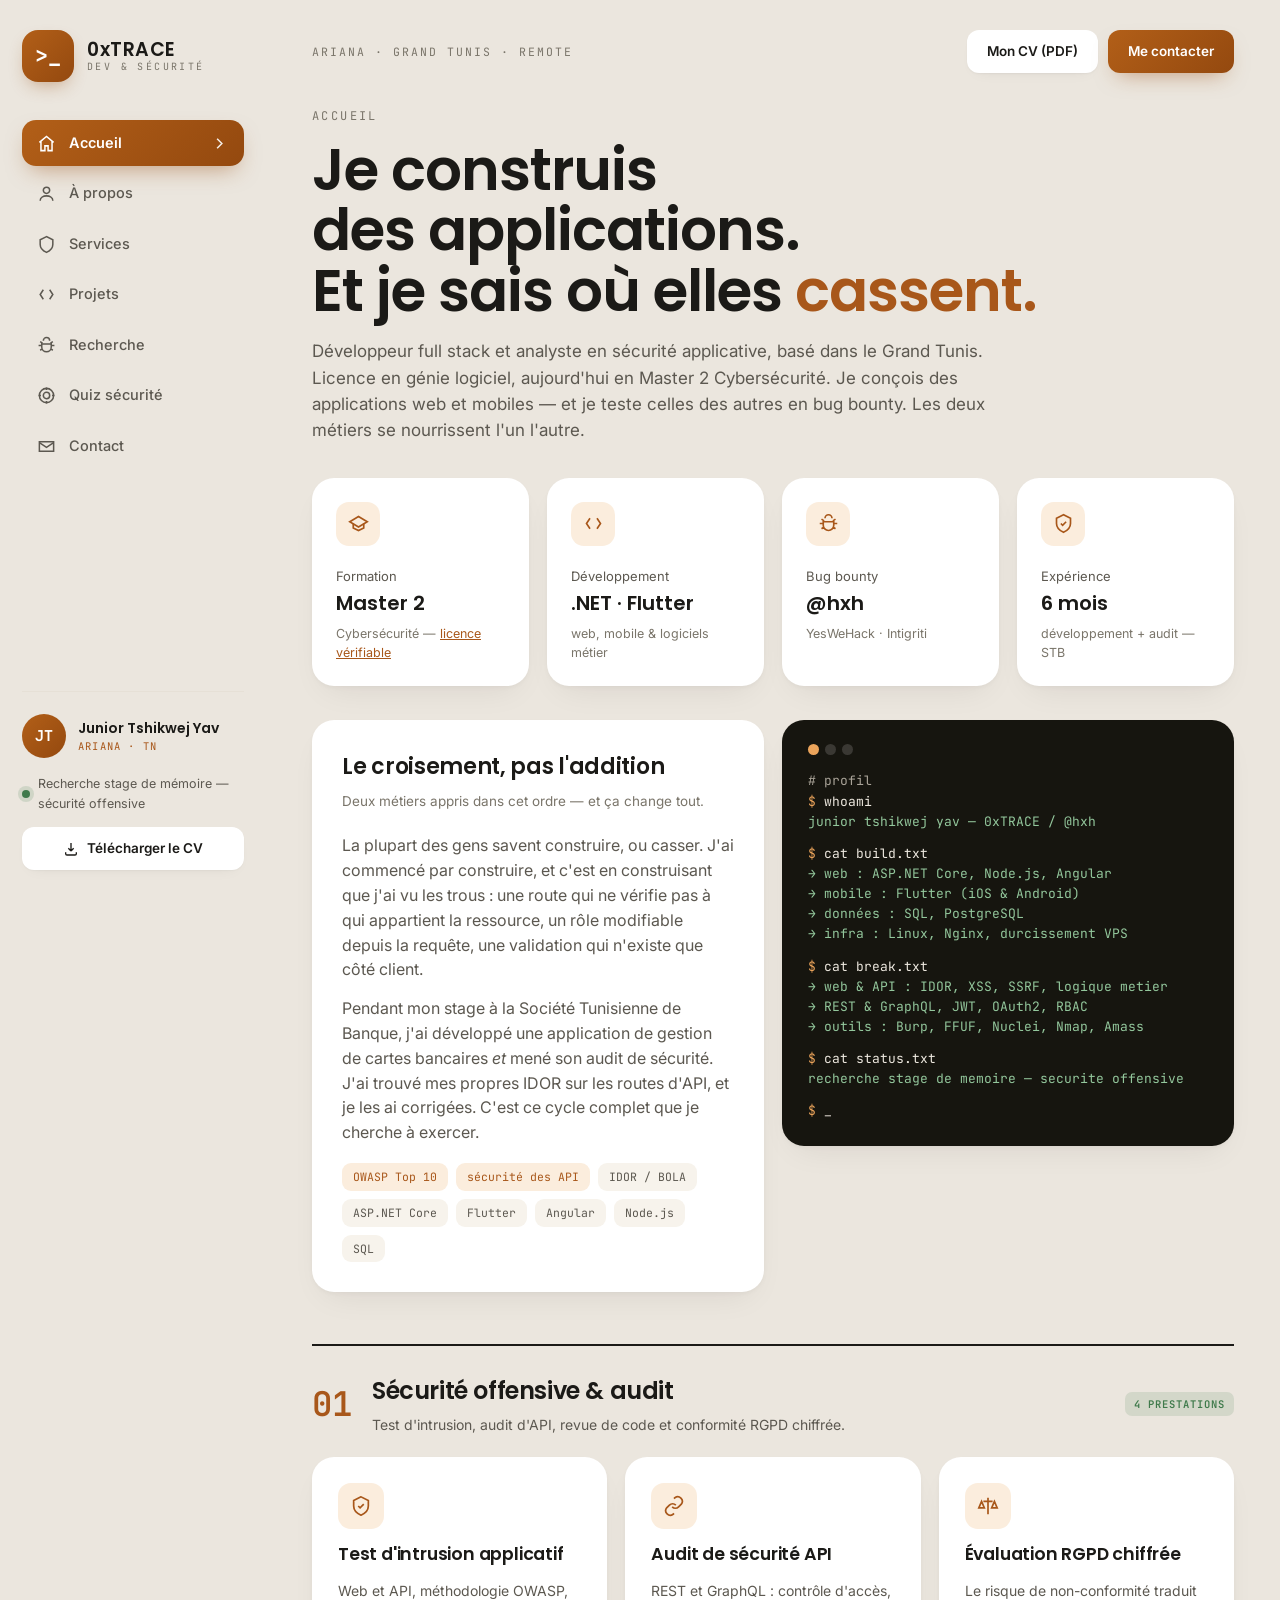
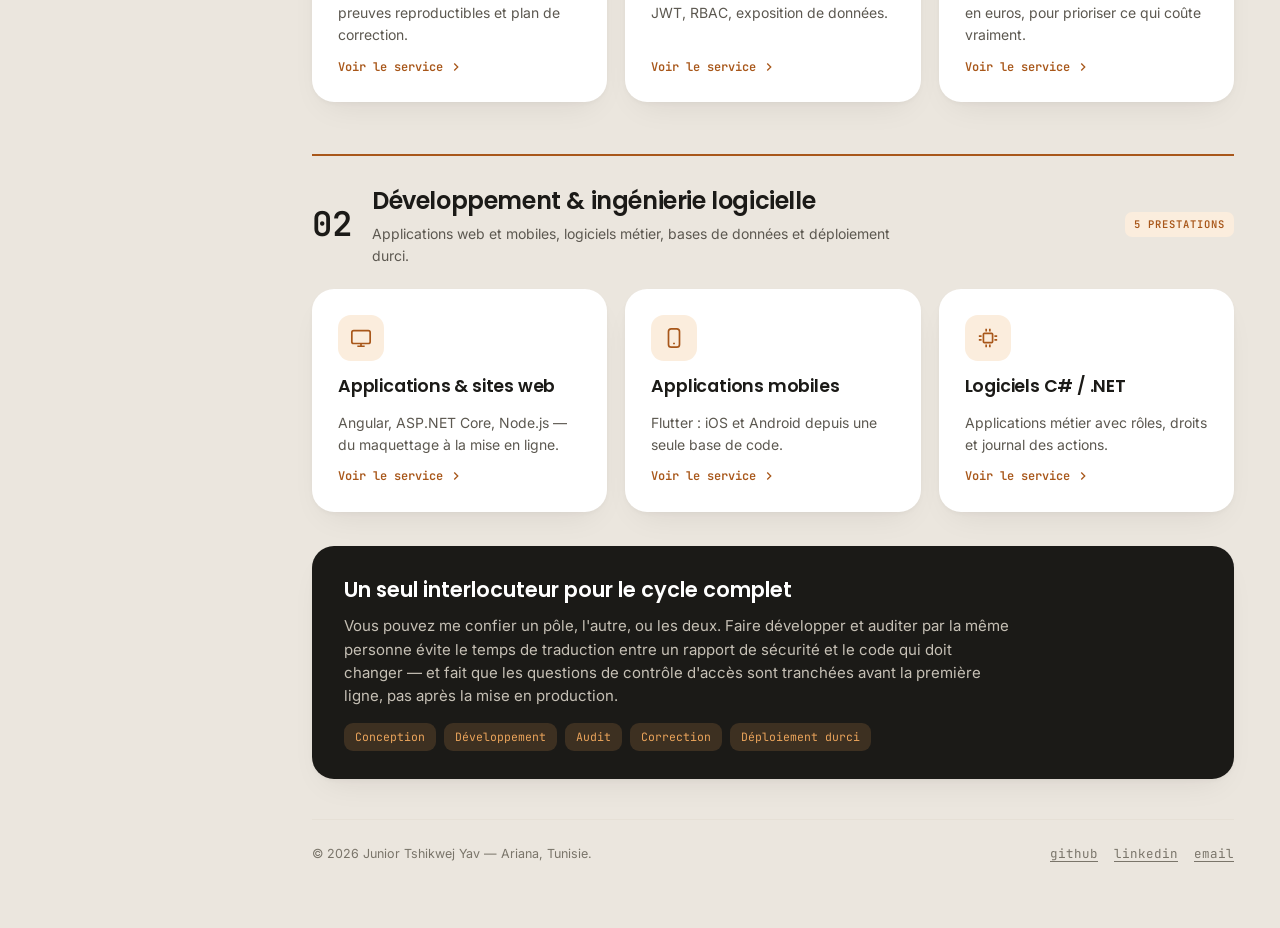
<file: index.html>
<!DOCTYPE html>
<html lang="fr">
<head>
<meta charset="UTF-8">
<meta name="viewport" content="width=device-width, initial-scale=1.0">

<title>Junior Tshikwej Yav (0xTRACE) — Développeur full stack & sécurité applicative | Tunisie</title>
<meta name="description" content="Junior Tshikwej Yav, alias 0xTRACE : développeur full stack et analyste en sécurité applicative en Tunisie. Applications web Angular et ASP.NET, mobile Flutter, logiciels C# .NET — et tests d'intrusion, audit d'API, bug bounty sur YesWeHack et Intigriti.">
<meta name="author" content="Junior Tshikwej Yav">
<link rel="canonical" href="https://0xtrace.dev/">
<meta name="robots" content="index,follow,max-image-preview:large">
<meta name="theme-color" content="#EBE6DE">

<meta property="og:type" content="website">
<meta property="og:site_name" content="0xTRACE — Junior Tshikwej Yav">
<meta property="og:title" content="Junior Tshikwej Yav (0xTRACE) — Développeur full stack & sécurité applicative | Tunisie">
<meta property="og:description" content="Junior Tshikwej Yav, alias 0xTRACE : développeur full stack et analyste en sécurité applicative en Tunisie. Applications web Angular et ASP.NET, mobile Flutter, logiciels C# .NET — et tests d'intrusion, audit d'API, bug bounty sur YesWeHack et Intigriti.">
<meta property="og:url" content="https://0xtrace.dev/">
<meta property="og:locale" content="fr_FR">
<meta property="og:image" content="https://0xtrace.dev/assets/og-image.jpg">
<meta property="og:image:width" content="1200">
<meta property="og:image:height" content="630">
<meta name="twitter:card" content="summary_large_image">
<meta name="twitter:image" content="https://0xtrace.dev/assets/og-image.jpg">

<link rel="icon" href="/favicon.ico" sizes="any">
<link rel="icon" href="/assets/icon.svg" type="image/svg+xml">
<link rel="apple-touch-icon" href="/assets/apple-touch-icon.png">
<link rel="manifest" href="/site.webmanifest">

<link rel="preconnect" href="https://fonts.googleapis.com">
<link rel="preconnect" href="https://fonts.gstatic.com" crossorigin>
<link href="https://fonts.googleapis.com/css2?family=Poppins:wght@600&family=Inter:wght@400;500;600&family=JetBrains+Mono:wght@400;600&display=swap" rel="stylesheet">
<link rel="stylesheet" href="assets/styles.css">
<script src="assets/app.js" defer></script>
<script type="application/ld+json">
{
  "@context":"https://schema.org",
  "@graph":[
    {
      "@type":"Person",
      "@id":"https://0xtrace.dev/#person",
      "name":"Junior Tshikwej Yav",
      "alternateName":["0xTRACE","hxh"],
      "jobTitle":"Développeur full stack & analyste en sécurité applicative",
      "url":"https://0xtrace.dev/",
      "email":"mailto:tshikwejj@gmail.com",
      "telephone":"+21652540684",
      "address":{"@type":"PostalAddress","addressLocality":"Ariana","addressRegion":"Grand Tunis","addressCountry":"TN"},
      "knowsAbout":["Sécurité des applications web","Bug bounty","OWASP Top 10","IDOR","XSS","SSRF","Sécurité des API","GraphQL","JWT","OAuth2","Développement full stack","ASP.NET Core","C#","Node.js","Java","Flutter","Angular","SQL","PostgreSQL","Python","Linux","Nginx","Conformité RGPD"],
      "knowsLanguage":["fr","en"],
      "sameAs":["https://github.com/juniorbroozeur","https://www.linkedin.com/in/junior-tshikwej-yav-7a8baa358"]
    },
    {
      "@type":"WebSite",
      "@id":"https://0xtrace.dev/#website",
      "url":"https://0xtrace.dev/",
      "name":"0xTRACE — Junior Tshikwej Yav",
      "inLanguage":"fr-FR",
      "publisher":{"@id":"https://0xtrace.dev/#person"}
    }
  ]
}
</script>

<script async src="https://www.googletagmanager.com/gtag/js?id=G-66G0GLY5YP"></script>
<script src="assets/analytics.js" defer></script>
</head>
<body>
<a class="skip" href="#contenu">Aller au contenu</a>
<div class="app">
  <aside class="sidebar">
    <a class="brand" href="index.html">
      <span class="glyph" aria-hidden="true">&gt;_</span>
      <span class="word">0xTRACE<small>DEV &amp; SÉCURITÉ</small></span>
    </a>
    <nav class="nav" id="nav" aria-label="Navigation principale">
      <a class="active" href="index.html" aria-current="page"><svg fill="none" stroke="currentColor" viewBox="0 0 24 24" aria-hidden="true"><path d="M3 10.5 12 3l9 7.5M5 9.5V21h5v-6h4v6h5V9.5"/></svg>Accueil<svg class="chev" fill="none" stroke="currentColor" viewBox="0 0 24 24" aria-hidden="true"><path d="m9 18 6-6-6-6"/></svg></a>
      <a href="about.html"><svg fill="none" stroke="currentColor" viewBox="0 0 24 24" aria-hidden="true"><circle cx="12" cy="8" r="4"/><path d="M4 21c0-4 4-6 8-6s8 2 8 6"/></svg>À propos</a>
      <a href="services.html"><svg fill="none" stroke="currentColor" viewBox="0 0 24 24" aria-hidden="true"><path d="M12 2 4 6v6c0 5 3.5 8 8 10 4.5-2 8-5 8-10V6z"/></svg>Services</a>
      <a href="projects.html"><svg fill="none" stroke="currentColor" viewBox="0 0 24 24" aria-hidden="true"><path d="m16 18 4-6-4-6M8 6l-4 6 4 6"/></svg>Projets</a>
      <a href="research.html"><svg fill="none" stroke="currentColor" viewBox="0 0 24 24" aria-hidden="true"><path d="M8 6a4 4 0 0 1 8 0M6 10h12v4a6 6 0 0 1-12 0zM2 12h4M18 12h4M4 7l3 2M20 7l-3 2M4 18l3-2M20 18l-3-2"/></svg>Recherche</a>
      <a href="quiz.html"><svg fill="none" stroke="currentColor" viewBox="0 0 24 24" aria-hidden="true"><circle cx="12" cy="12" r="9"/><circle cx="12" cy="12" r="4"/><path d="M12 2v3M12 19v3M2 12h3M19 12h3"/></svg>Quiz sécurité</a>
      <a href="contact.html"><svg fill="none" stroke="currentColor" viewBox="0 0 24 24" aria-hidden="true"><path d="M3 6h18v12H3z"/><path d="m3 7 9 6 9-6"/></svg>Contact</a>
    </nav>
    <button class="menu-btn" type="button" aria-label="Ouvrir le menu" aria-expanded="false" aria-controls="nav"><svg fill="none" stroke="currentColor" viewBox="0 0 24 24" aria-hidden="true"><path d="M4 6h16M4 12h16M4 18h16"/></svg></button>
    <div class="side-foot">
      <div class="me">
        <span class="ava" aria-hidden="true">JT</span>
        <span class="who"><b>Junior Tshikwej Yav</b><span>Ariana · TN</span></span>
      </div>
      <div class="status"><span class="dot" aria-hidden="true"></span> Recherche stage de mémoire — sécurité offensive</div>
      <a class="btn ghost side-cta" href="cv/junior-tshikwej-yav-cv.pdf" download><svg fill="none" stroke="currentColor" viewBox="0 0 24 24" aria-hidden="true"><path d="M12 3v12m0 0-4-4m4 4 4-4M4 17v2a2 2 0 0 0 2 2h12a2 2 0 0 0 2-2v-2"/></svg>Télécharger le CV</a>
    </div>
  </aside>

  <main class="main" id="contenu">
    <div class="topbar">
      <p class="crumbs">Ariana · Grand Tunis · Remote</p>
      <div class="top-actions"><a class="btn ghost" href="cv/junior-tshikwej-yav-cv.pdf" download>Mon CV (PDF)</a><a class="btn" href="contact.html">Me contacter</a></div>
    </div>

    <p class="eyebrow">Accueil</p>
    <h1 class="display">Je construis<br>des applications.<br>Et je sais où elles <span class="hl">cassent.</span></h1>
    <p class="lead">Développeur full stack et analyste en sécurité applicative, basé dans le Grand Tunis. Licence en génie logiciel, aujourd'hui en Master&nbsp;2 Cybersécurité. Je conçois des applications web et mobiles — et je teste celles des autres en bug bounty. Les deux métiers se nourrissent l'un l'autre.</p>

    <section class="stats" aria-label="Repères">
      <div class="stat reveal">
        <span class="ic" aria-hidden="true"><svg fill="none" stroke="currentColor" viewBox="0 0 24 24" aria-hidden="true"><path d="M22 10 12 4 2 10l10 6z"/><path d="M6 12v5l6 3 6-3v-5"/></svg></span>
        <div class="k">Formation</div>
        <div class="v sm">Master 2</div>
        <div class="sub">Cybersécurité — <a href="about.html">licence vérifiable</a></div>
      </div>
      <div class="stat reveal">
        <span class="ic" aria-hidden="true"><svg fill="none" stroke="currentColor" viewBox="0 0 24 24" aria-hidden="true"><path d="m16 18 4-6-4-6M8 6l-4 6 4 6"/></svg></span>
        <div class="k">Développement</div>
        <div class="v sm">.NET · Flutter</div>
        <div class="sub">web, mobile &amp; logiciels métier</div>
      </div>
      <div class="stat reveal">
        <span class="ic" aria-hidden="true"><svg fill="none" stroke="currentColor" viewBox="0 0 24 24" aria-hidden="true"><path d="M8 6a4 4 0 0 1 8 0M6 10h12v4a6 6 0 0 1-12 0zM2 12h4M18 12h4M4 7l3 2M20 7l-3 2M4 18l3-2M20 18l-3-2"/></svg></span>
        <div class="k">Bug bounty</div>
        <div class="v sm">@hxh</div>
        <div class="sub">YesWeHack · Intigriti</div>
      </div>
      <div class="stat reveal">
        <span class="ic" aria-hidden="true"><svg fill="none" stroke="currentColor" viewBox="0 0 24 24" aria-hidden="true"><path d="M12 2 4 6v6c0 5 3.5 8 8 10 4.5-2 8-5 8-10V6z"/><path d="m9 12 2 2 4-4"/></svg></span>
        <div class="k">Expérience</div>
        <div class="v sm">6 mois</div>
        <div class="sub">développement + audit — STB</div>
      </div>
    </section>

    <section class="grid2">
      <div class="card reveal">
        <h2>Le croisement, pas l'addition</h2>
        <p class="sub">Deux métiers appris dans cet ordre — et ça change tout.</p>
        <div class="prose">
          <p>La plupart des gens savent construire, ou casser. J'ai commencé par construire, et c'est en construisant que j'ai vu les trous : une route qui ne vérifie pas à qui appartient la ressource, un rôle modifiable depuis la requête, une validation qui n'existe que côté client.</p>
          <p>Pendant mon stage à la Société Tunisienne de Banque, j'ai développé une application de gestion de cartes bancaires <em>et</em> mené son audit de sécurité. J'ai trouvé mes propres IDOR sur les routes d'API, et je les ai corrigées. C'est ce cycle complet que je cherche à exercer.</p>
        </div>
        <div class="tags section-gap">
          <span class="tag hot">OWASP Top 10</span>
          <span class="tag hot">sécurité des API</span>
          <span class="tag">IDOR / BOLA</span>
          <span class="tag">ASP.NET Core</span>
          <span class="tag">Flutter</span>
          <span class="tag">Angular</span>
          <span class="tag">Node.js</span>
          <span class="tag">SQL</span>
        </div>
      </div>

      <div class="term reveal">
        <div class="dots" aria-hidden="true"><i></i><i></i><i></i></div>
        <div><span class="c"># profil</span></div>
        <div><span class="o">$</span> whoami</div>
        <div class="g">junior tshikwej yav — 0xTRACE / @hxh</div>
        <div class="sp"><span class="o">$</span> cat build.txt</div>
        <div class="g">→ web : ASP.NET Core, Node.js, Angular</div>
        <div class="g">→ mobile : Flutter (iOS &amp; Android)</div>
        <div class="g">→ données : SQL, PostgreSQL</div>
        <div class="g">→ infra : Linux, Nginx, durcissement VPS</div>
        <div class="sp"><span class="o">$</span> cat break.txt</div>
        <div class="g">→ web &amp; API : IDOR, XSS, SSRF, logique metier</div>
        <div class="g">→ REST &amp; GraphQL, JWT, OAuth2, RBAC</div>
        <div class="g">→ outils : Burp, FFUF, Nuclei, Nmap, Amass</div>
        <div class="sp"><span class="o">$</span> cat status.txt</div>
        <div class="g">recherche stage de memoire — securite offensive</div>
        <div class="sp"><span class="o">$</span> <span aria-hidden="true">_</span></div>
      </div>
    </section>

    <!-- Les deux pôles, annoncés dès l'accueil -->
    <div class="pole reveal">
      <span class="pole-num" aria-hidden="true">01</span>
      <div class="pole-txt">
        <h2>Sécurité offensive &amp; audit</h2>
        <p>Test d'intrusion, audit d'API, revue de code et conformité RGPD chiffrée.</p>
      </div>
      <span class="badge live">4 prestations</span>
    </div>

    <section class="grid3">
      <a class="item" href="services.html">
        <span class="ic" aria-hidden="true"><svg fill="none" stroke="currentColor" viewBox="0 0 24 24" aria-hidden="true"><path d="M12 2 4 6v6c0 5 3.5 8 8 10 4.5-2 8-5 8-10V6z"/><path d="m9 12 2 2 4-4"/></svg></span>
        <h3>Test d'intrusion applicatif</h3>
        <p>Web et API, méthodologie OWASP, preuves reproductibles et plan de correction.</p>
        <span class="go">Voir le service <svg fill="none" stroke="currentColor" viewBox="0 0 24 24" aria-hidden="true"><path d="m9 18 6-6-6-6"/></svg></span>
      </a>
      <a class="item" href="services.html">
        <span class="ic" aria-hidden="true"><svg fill="none" stroke="currentColor" viewBox="0 0 24 24" aria-hidden="true"><path d="M10 13a5 5 0 0 0 7 0l3-3a5 5 0 0 0-7-7l-1 1"/><path d="M14 11a5 5 0 0 0-7 0l-3 3a5 5 0 0 0 7 7l1-1"/></svg></span>
        <h3>Audit de sécurité API</h3>
        <p>REST et GraphQL : contrôle d'accès, JWT, RBAC, exposition de données.</p>
        <span class="go">Voir le service <svg fill="none" stroke="currentColor" viewBox="0 0 24 24" aria-hidden="true"><path d="m9 18 6-6-6-6"/></svg></span>
      </a>
      <a class="item" href="services.html">
        <span class="ic" aria-hidden="true"><svg fill="none" stroke="currentColor" viewBox="0 0 24 24" aria-hidden="true"><path d="M12 3v18M7 7h10M5 7l-3 7h6zM19 7l-3 7h6z"/></svg></span>
        <h3>Évaluation RGPD chiffrée</h3>
        <p>Le risque de non-conformité traduit en euros, pour prioriser ce qui coûte vraiment.</p>
        <span class="go">Voir le service <svg fill="none" stroke="currentColor" viewBox="0 0 24 24" aria-hidden="true"><path d="m9 18 6-6-6-6"/></svg></span>
      </a>
    </section>

    <div class="pole alt reveal">
      <span class="pole-num" aria-hidden="true">02</span>
      <div class="pole-txt">
        <h2>Développement &amp; ingénierie logicielle</h2>
        <p>Applications web et mobiles, logiciels métier, bases de données et déploiement durci.</p>
      </div>
      <span class="badge wip">5 prestations</span>
    </div>

    <section class="grid3">
      <a class="item" href="services.html">
        <span class="ic" aria-hidden="true"><svg fill="none" stroke="currentColor" viewBox="0 0 24 24" aria-hidden="true"><rect x="2" y="4" width="20" height="14" rx="2"/><path d="M8 21h8M12 18v3"/></svg></span>
        <h3>Applications &amp; sites web</h3>
        <p>Angular, ASP.NET Core, Node.js — du maquettage à la mise en ligne.</p>
        <span class="go">Voir le service <svg fill="none" stroke="currentColor" viewBox="0 0 24 24" aria-hidden="true"><path d="m9 18 6-6-6-6"/></svg></span>
      </a>
      <a class="item" href="services.html">
        <span class="ic" aria-hidden="true"><svg fill="none" stroke="currentColor" viewBox="0 0 24 24" aria-hidden="true"><rect x="6" y="2" width="12" height="20" rx="3"/><path d="M11 18h2"/></svg></span>
        <h3>Applications mobiles</h3>
        <p>Flutter : iOS et Android depuis une seule base de code.</p>
        <span class="go">Voir le service <svg fill="none" stroke="currentColor" viewBox="0 0 24 24" aria-hidden="true"><path d="m9 18 6-6-6-6"/></svg></span>
      </a>
      <a class="item" href="services.html">
        <span class="ic" aria-hidden="true"><svg fill="none" stroke="currentColor" viewBox="0 0 24 24" aria-hidden="true"><rect x="7" y="7" width="10" height="10" rx="1"/><path d="M10 2v3M14 2v3M10 19v3M14 19v3M2 10h3M2 14h3M19 10h3M19 14h3"/></svg></span>
        <h3>Logiciels C# / .NET</h3>
        <p>Applications métier avec rôles, droits et journal des actions.</p>
        <span class="go">Voir le service <svg fill="none" stroke="currentColor" viewBox="0 0 24 24" aria-hidden="true"><path d="m9 18 6-6-6-6"/></svg></span>
      </a>
    </section>

    <div class="bridge reveal">
      <h2>Un seul interlocuteur pour le cycle complet</h2>
      <p>Vous pouvez me confier un pôle, l'autre, ou les deux. Faire développer et auditer par la même personne évite le temps de traduction entre un rapport de sécurité et le code qui doit changer — et fait que les questions de contrôle d'accès sont tranchées avant la première ligne, pas après la mise en production.</p>
      <div class="tags">
        <span class="tag">Conception</span><span class="tag">Développement</span>
        <span class="tag">Audit</span><span class="tag">Correction</span><span class="tag">Déploiement durci</span>
      </div>
    </div>

    <footer class="foot">
      <span>© <span data-year>2026</span> Junior Tshikwej Yav — Ariana, Tunisie.</span>
      <span class="soc">
        <a href="https://github.com/juniorbroozeur" rel="noopener noreferrer me" target="_blank">github</a>
        <a href="https://www.linkedin.com/in/junior-tshikwej-yav-7a8baa358" rel="noopener noreferrer me" target="_blank">linkedin</a>
        <a href="mailto:tshikwejj@gmail.com">email</a>
      </span>
    </footer>
  </main>
</div>
</body>
</html>
</file>
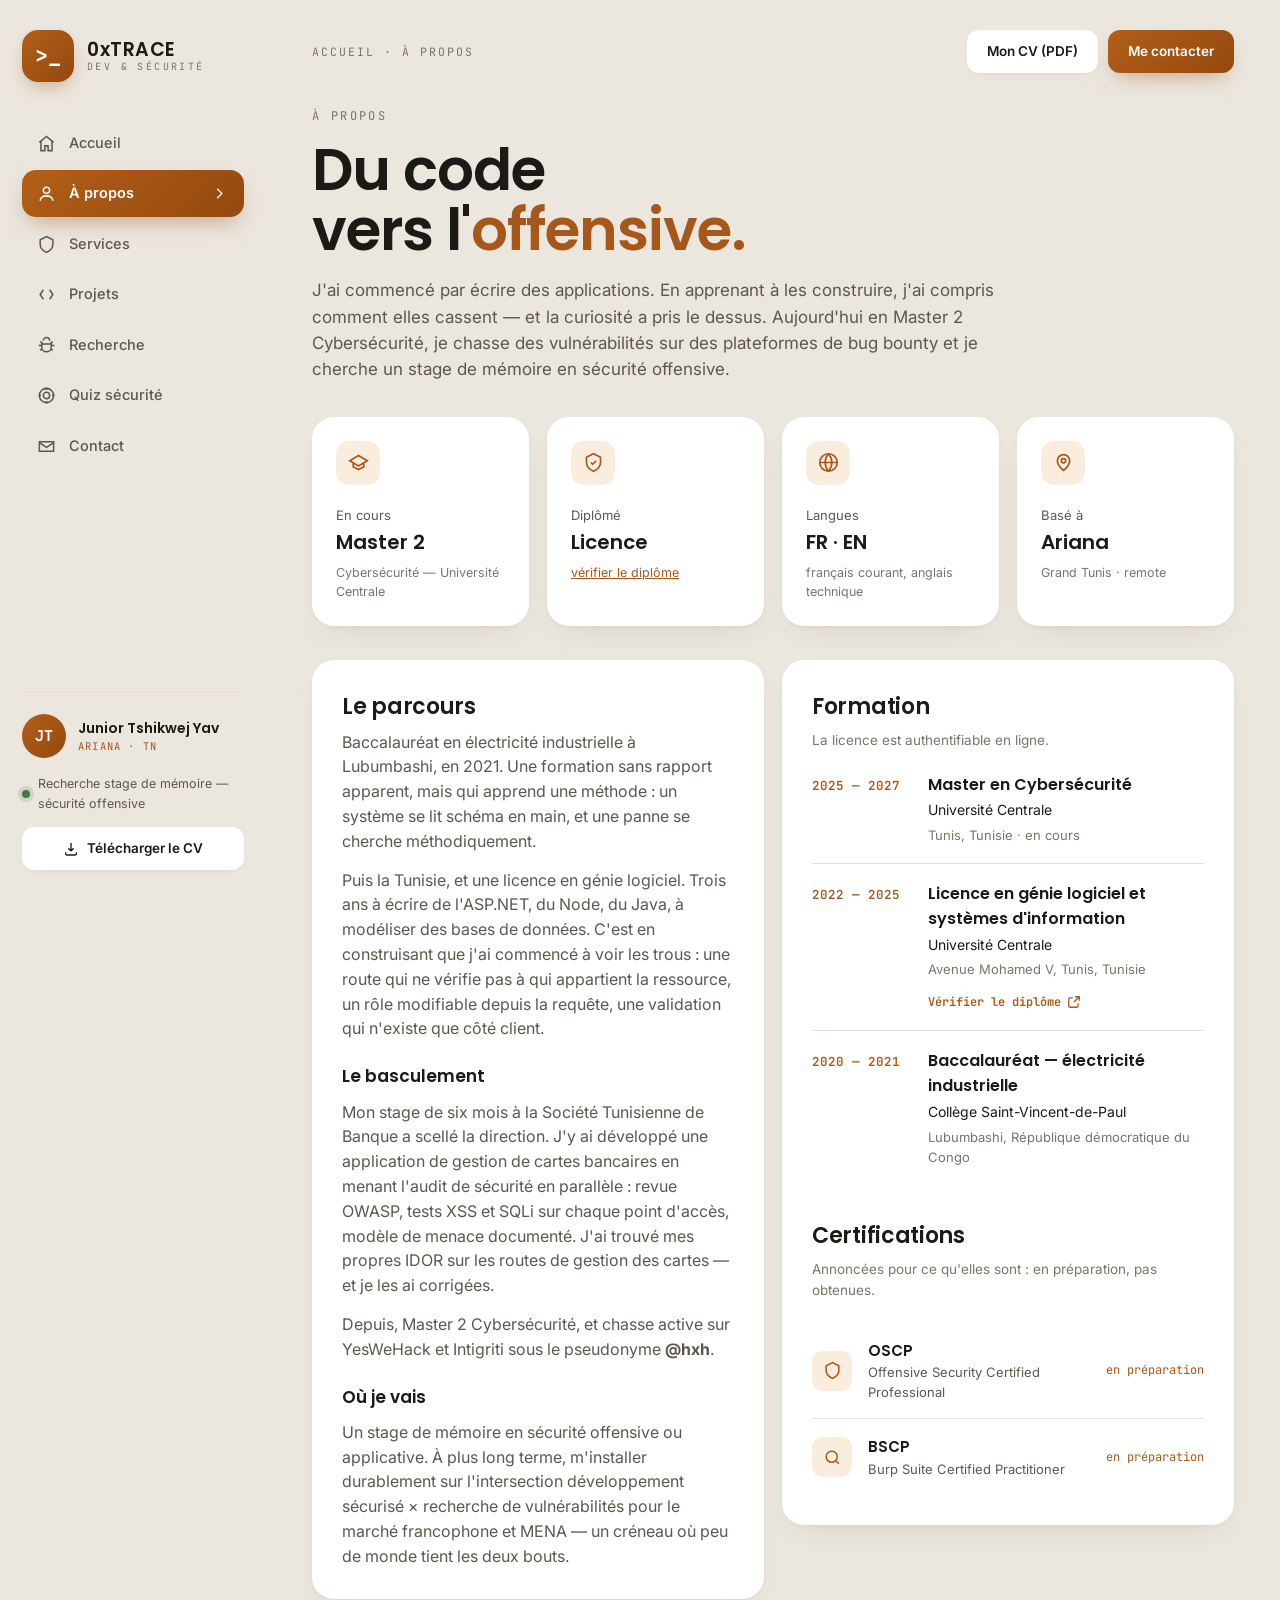
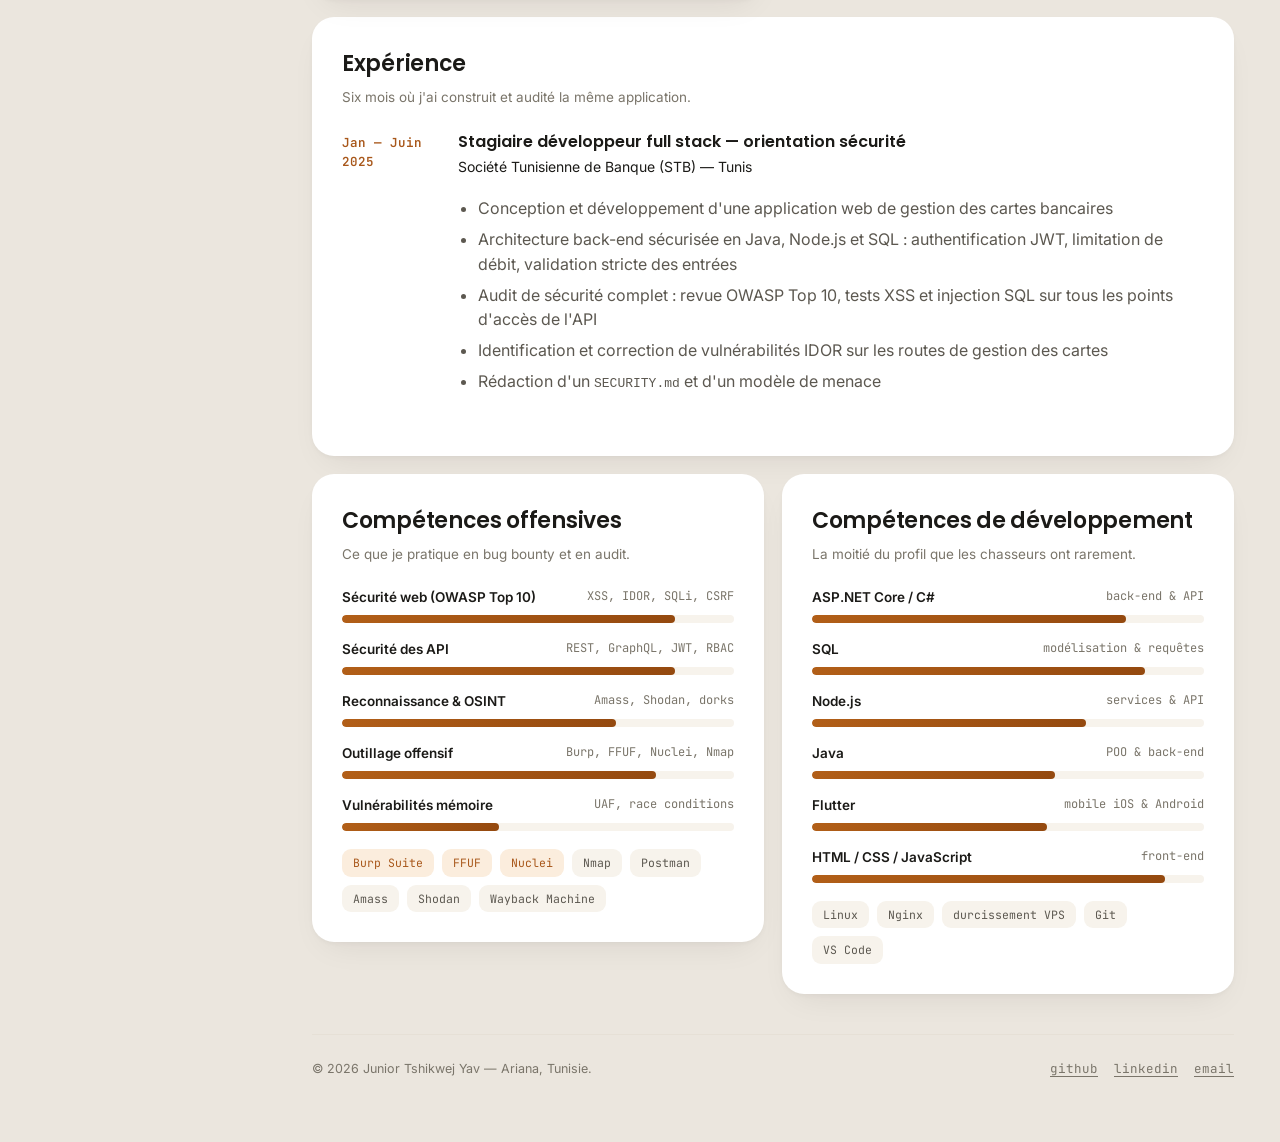
<file: about.html>
<!DOCTYPE html>
<html lang="fr">
<head>
<meta charset="UTF-8">
<meta name="viewport" content="width=device-width, initial-scale=1.0">

<title>À propos — Parcours, formation et compétences | Junior Tshikwej Yav</title>
<meta name="description" content="Parcours de Junior Tshikwej Yav (0xTRACE) : développeur full stack devenu analyste en sécurité applicative. Master 2 Cybersécurité, stage sécurité à la STB, bug bounty sur YesWeHack et Intigriti. Diplôme vérifiable en ligne.">
<meta name="author" content="Junior Tshikwej Yav">
<link rel="canonical" href="https://0xtrace.dev/about.html">
<meta name="robots" content="index,follow,max-image-preview:large">
<meta name="theme-color" content="#EBE6DE">

<meta property="og:type" content="website">
<meta property="og:site_name" content="0xTRACE — Junior Tshikwej Yav">
<meta property="og:title" content="À propos — Parcours, formation et compétences | Junior Tshikwej Yav">
<meta property="og:description" content="Parcours de Junior Tshikwej Yav (0xTRACE) : développeur full stack devenu analyste en sécurité applicative. Master 2 Cybersécurité, stage sécurité à la STB, bug bounty sur YesWeHack et Intigriti. Diplôme vérifiable en ligne.">
<meta property="og:url" content="https://0xtrace.dev/about.html">
<meta property="og:locale" content="fr_FR">
<meta property="og:image" content="https://0xtrace.dev/assets/og-image.jpg">
<meta property="og:image:width" content="1200">
<meta property="og:image:height" content="630">
<meta name="twitter:card" content="summary_large_image">
<meta name="twitter:image" content="https://0xtrace.dev/assets/og-image.jpg">

<link rel="icon" href="/favicon.ico" sizes="any">
<link rel="icon" href="/assets/icon.svg" type="image/svg+xml">
<link rel="apple-touch-icon" href="/assets/apple-touch-icon.png">
<link rel="manifest" href="/site.webmanifest">

<link rel="preconnect" href="https://fonts.googleapis.com">
<link rel="preconnect" href="https://fonts.gstatic.com" crossorigin>
<link href="https://fonts.googleapis.com/css2?family=Poppins:wght@600&family=Inter:wght@400;500;600&family=JetBrains+Mono:wght@400;600&display=swap" rel="stylesheet">
<link rel="stylesheet" href="assets/styles.css">
<script src="assets/app.js" defer></script>
<script type="application/ld+json">
{
  "@context":"https://schema.org",
  "@graph":[
    {
      "@type":"ProfilePage",
      "url":"https://0xtrace.dev/about.html",
      "name":"À propos — Junior Tshikwej Yav",
      "inLanguage":"fr-FR",
      "mainEntity":{"@id":"https://0xtrace.dev/#person"}
    },
    {
      "@type":"Person",
      "@id":"https://0xtrace.dev/#person",
      "name":"Junior Tshikwej Yav",
      "alternateName":["0xTRACE","hxh"],
      "jobTitle":"Analyste en sécurité applicative & chercheur en vulnérabilités",
      "url":"https://0xtrace.dev/",
      "email":"mailto:tshikwejj@gmail.com",
      "telephone":"+21652540684",
      "address":{"@type":"PostalAddress","addressLocality":"Ariana","addressRegion":"Grand Tunis","addressCountry":"TN"},
      "knowsAbout":["Sécurité des applications web","Bug bounty","OWASP Top 10","IDOR","XSS","SSRF","Sécurité des API","GraphQL","JWT","OAuth2","Use-After-Free","Race condition","Développement sécurisé","ASP.NET Core","Node.js","Flutter","Burp Suite","Conformité RGPD"],
      "knowsLanguage":["fr","en"],
      "sameAs":["https://github.com/juniorbroozeur","https://www.linkedin.com/in/junior-tshikwej-yav-7a8baa358"]
    },
    {
      "@type":"BreadcrumbList",
      "itemListElement":[
        {"@type":"ListItem","position":1,"name":"Accueil","item":"https://0xtrace.dev/"},
        {"@type":"ListItem","position":2,"name":"À propos","item":"https://0xtrace.dev/about.html"}
      ]
    }
  ]
}
</script>

<script async src="https://www.googletagmanager.com/gtag/js?id=G-66G0GLY5YP"></script>
<script src="assets/analytics.js" defer></script>
</head>
<body>
<a class="skip" href="#contenu">Aller au contenu</a>
<div class="app">
  <aside class="sidebar">
    <a class="brand" href="index.html">
      <span class="glyph" aria-hidden="true">&gt;_</span>
      <span class="word">0xTRACE<small>DEV &amp; SÉCURITÉ</small></span>
    </a>
    <nav class="nav" id="nav" aria-label="Navigation principale">
      <a href="index.html"><svg fill="none" stroke="currentColor" viewBox="0 0 24 24" aria-hidden="true"><path d="M3 10.5 12 3l9 7.5M5 9.5V21h5v-6h4v6h5V9.5"/></svg>Accueil</a>
      <a class="active" href="about.html" aria-current="page"><svg fill="none" stroke="currentColor" viewBox="0 0 24 24" aria-hidden="true"><circle cx="12" cy="8" r="4"/><path d="M4 21c0-4 4-6 8-6s8 2 8 6"/></svg>À propos<svg class="chev" fill="none" stroke="currentColor" viewBox="0 0 24 24" aria-hidden="true"><path d="m9 18 6-6-6-6"/></svg></a>
      <a href="services.html"><svg fill="none" stroke="currentColor" viewBox="0 0 24 24" aria-hidden="true"><path d="M12 2 4 6v6c0 5 3.5 8 8 10 4.5-2 8-5 8-10V6z"/></svg>Services</a>
      <a href="projects.html"><svg fill="none" stroke="currentColor" viewBox="0 0 24 24" aria-hidden="true"><path d="m16 18 4-6-4-6M8 6l-4 6 4 6"/></svg>Projets</a>
      <a href="research.html"><svg fill="none" stroke="currentColor" viewBox="0 0 24 24" aria-hidden="true"><path d="M8 6a4 4 0 0 1 8 0M6 10h12v4a6 6 0 0 1-12 0zM2 12h4M18 12h4M4 7l3 2M20 7l-3 2M4 18l3-2M20 18l-3-2"/></svg>Recherche</a>
      <a href="quiz.html"><svg fill="none" stroke="currentColor" viewBox="0 0 24 24" aria-hidden="true"><circle cx="12" cy="12" r="9"/><circle cx="12" cy="12" r="4"/><path d="M12 2v3M12 19v3M2 12h3M19 12h3"/></svg>Quiz sécurité</a>
      <a href="contact.html"><svg fill="none" stroke="currentColor" viewBox="0 0 24 24" aria-hidden="true"><path d="M3 6h18v12H3z"/><path d="m3 7 9 6 9-6"/></svg>Contact</a>
    </nav>
    <button class="menu-btn" type="button" aria-label="Ouvrir le menu" aria-expanded="false" aria-controls="nav"><svg fill="none" stroke="currentColor" viewBox="0 0 24 24" aria-hidden="true"><path d="M4 6h16M4 12h16M4 18h16"/></svg></button>
    <div class="side-foot">
      <div class="me">
        <span class="ava" aria-hidden="true">JT</span>
        <span class="who"><b>Junior Tshikwej Yav</b><span>Ariana · TN</span></span>
      </div>
      <div class="status"><span class="dot" aria-hidden="true"></span> Recherche stage de mémoire — sécurité offensive</div>
      <a class="btn ghost side-cta" href="cv/junior-tshikwej-yav-cv.pdf" download><svg fill="none" stroke="currentColor" viewBox="0 0 24 24" aria-hidden="true"><path d="M12 3v12m0 0-4-4m4 4 4-4M4 17v2a2 2 0 0 0 2 2h12a2 2 0 0 0 2-2v-2"/></svg>Télécharger le CV</a>
    </div>
  </aside>

  <main class="main" id="contenu">
    <div class="topbar">
      <p class="crumbs"><a href="index.html">Accueil</a> · À propos</p>
      <div class="top-actions"><a class="btn ghost" href="cv/junior-tshikwej-yav-cv.pdf" download>Mon CV (PDF)</a><a class="btn" href="contact.html">Me contacter</a></div>
    </div>

    <p class="eyebrow">À propos</p>
    <h1 class="display">Du code<br>vers l'<span class="hl">offensive.</span></h1>
    <p class="lead">J'ai commencé par écrire des applications. En apprenant à les construire, j'ai compris comment elles cassent — et la curiosité a pris le dessus. Aujourd'hui en Master&nbsp;2 Cybersécurité, je chasse des vulnérabilités sur des plateformes de bug bounty et je cherche un stage de mémoire en sécurité offensive.</p>

    <section class="stats" aria-label="Repères">
      <div class="stat reveal">
        <span class="ic" aria-hidden="true"><svg fill="none" stroke="currentColor" viewBox="0 0 24 24" aria-hidden="true"><path d="M22 10 12 4 2 10l10 6z"/><path d="M6 12v5l6 3 6-3v-5"/></svg></span>
        <div class="k">En cours</div>
        <div class="v sm">Master 2</div>
        <div class="sub">Cybersécurité — Université Centrale</div>
      </div>
      <div class="stat reveal">
        <span class="ic" aria-hidden="true"><svg fill="none" stroke="currentColor" viewBox="0 0 24 24" aria-hidden="true"><path d="M12 2 4 6v6c0 5 3.5 8 8 10 4.5-2 8-5 8-10V6z"/><path d="m9 12 2 2 4-4"/></svg></span>
        <div class="k">Diplômé</div>
        <div class="v sm">Licence</div>
        <div class="sub"><a href="https://certificate.bcdiploma.com/check/5E4A358EF192A0A9638017EA297D6058E80A29C8FC8153C1DCAEB16FC54D4668MytkeWQ5YU9NMkpvcXpLaFNsM3lRb1loYnNRUHQ2Q2NYT3AwaW8zWW9TNjZ1c3Jk" rel="noopener noreferrer" target="_blank">vérifier le diplôme</a></div>
      </div>
      <div class="stat reveal">
        <span class="ic" aria-hidden="true"><svg fill="none" stroke="currentColor" viewBox="0 0 24 24" aria-hidden="true"><circle cx="12" cy="12" r="10"/><path d="M2 12h20M12 2a15 15 0 0 1 0 20M12 2a15 15 0 0 0 0 20"/></svg></span>
        <div class="k">Langues</div>
        <div class="v sm">FR · EN</div>
        <div class="sub">français courant, anglais technique</div>
      </div>
      <div class="stat reveal">
        <span class="ic" aria-hidden="true"><svg fill="none" stroke="currentColor" viewBox="0 0 24 24" aria-hidden="true"><path d="M12 21s7-5.4 7-11a7 7 0 1 0-14 0c0 5.6 7 11 7 11z"/><circle cx="12" cy="10" r="2.5"/></svg></span>
        <div class="k">Basé à</div>
        <div class="v sm">Ariana</div>
        <div class="sub">Grand Tunis · remote</div>
      </div>
    </section>

    <section class="grid2">
      <div class="card reveal">
        <h2>Le parcours</h2>
        <div class="prose">
          <p>Baccalauréat en électricité industrielle à Lubumbashi, en 2021. Une formation sans rapport apparent, mais qui apprend une méthode : un système se lit schéma en main, et une panne se cherche méthodiquement.</p>
          <p>Puis la Tunisie, et une licence en génie logiciel. Trois ans à écrire de l'ASP.NET, du Node, du Java, à modéliser des bases de données. C'est en construisant que j'ai commencé à voir les trous : une route qui ne vérifie pas à qui appartient la ressource, un rôle modifiable depuis la requête, une validation qui n'existe que côté client.</p>
          <h3>Le basculement</h3>
          <p>Mon stage de six mois à la Société Tunisienne de Banque a scellé la direction. J'y ai développé une application de gestion de cartes bancaires en menant l'audit de sécurité en parallèle : revue OWASP, tests XSS et SQLi sur chaque point d'accès, modèle de menace documenté. J'ai trouvé mes propres IDOR sur les routes de gestion des cartes — et je les ai corrigées.</p>
          <p>Depuis, Master 2 Cybersécurité, et chasse active sur YesWeHack et Intigriti sous le pseudonyme <b>@hxh</b>.</p>
          <h3>Où je vais</h3>
          <p>Un stage de mémoire en sécurité offensive ou applicative. À plus long terme, m'installer durablement sur l'intersection développement sécurisé × recherche de vulnérabilités pour le marché francophone et MENA — un créneau où peu de monde tient les deux bouts.</p>
        </div>
      </div>

      <div class="card reveal">
        <h2>Formation</h2>
        <p class="sub">La licence est authentifiable en ligne.</p>
        <div class="tl">
          <div class="tl-item">
            <div class="tl-when">2025 — 2027</div>
            <div class="tl-what">
              <b>Master en Cybersécurité</b>
              <div class="school">Université Centrale</div>
              <div class="where">Tunis, Tunisie · en cours</div>
            </div>
          </div>
          <div class="tl-item">
            <div class="tl-when">2022 — 2025</div>
            <div class="tl-what">
              <b>Licence en génie logiciel et systèmes d'information</b>
              <div class="school">Université Centrale</div>
              <div class="where">Avenue Mohamed V, Tunis, Tunisie</div>
              <div class="verify">
                <a class="go" href="https://certificate.bcdiploma.com/check/5E4A358EF192A0A9638017EA297D6058E80A29C8FC8153C1DCAEB16FC54D4668MytkeWQ5YU9NMkpvcXpLaFNsM3lRb1loYnNRUHQ2Q2NYT3AwaW8zWW9TNjZ1c3Jk" rel="noopener noreferrer" target="_blank">Vérifier le diplôme <svg fill="none" stroke="currentColor" viewBox="0 0 24 24" aria-hidden="true"><path d="M14 3h7v7M21 3l-9 9M19 14v5a2 2 0 0 1-2 2H5a2 2 0 0 1-2-2V7a2 2 0 0 1 2-2h5"/></svg></a>
              </div>
            </div>
          </div>
          <div class="tl-item">
            <div class="tl-when">2020 — 2021</div>
            <div class="tl-what">
              <b>Baccalauréat — électricité industrielle</b>
              <div class="school">Collège Saint-Vincent-de-Paul</div>
              <div class="where">Lubumbashi, République démocratique du Congo</div>
            </div>
          </div>
        </div>

        <h2 class="section-gap-lg">Certifications</h2>
        <p class="sub">Annoncées pour ce qu'elles sont : en préparation, pas obtenues.</p>
        <div class="rows">
          <div class="rowline">
            <span class="ic" aria-hidden="true"><svg fill="none" stroke="currentColor" viewBox="0 0 24 24" aria-hidden="true"><path d="M12 2 4 6v6c0 5 3.5 8 8 10 4.5-2 8-5 8-10V6z"/></svg></span>
            <div class="lbl"><b>OSCP</b><span>Offensive Security Certified Professional</span></div>
            <div class="val"><span>en préparation</span></div>
          </div>
          <div class="rowline">
            <span class="ic" aria-hidden="true"><svg fill="none" stroke="currentColor" viewBox="0 0 24 24" aria-hidden="true"><circle cx="11" cy="11" r="7"/><path d="m20 20-3.5-3.5"/></svg></span>
            <div class="lbl"><b>BSCP</b><span>Burp Suite Certified Practitioner</span></div>
            <div class="val"><span>en préparation</span></div>
          </div>
        </div>
      </div>
    </section>

    <section class="section-gap">
      <div class="card reveal">
        <h2>Expérience</h2>
        <p class="sub">Six mois où j'ai construit et audité la même application.</p>
        <div class="tl section-gap">
          <div class="tl-item">
            <div class="tl-when">Jan — Juin 2025</div>
            <div class="tl-what">
              <b>Stagiaire développeur full stack — orientation sécurité</b>
              <div class="school">Société Tunisienne de Banque (STB) — Tunis</div>
              <div class="prose section-gap">
                <ul>
                  <li>Conception et développement d'une application web de gestion des cartes bancaires</li>
                  <li>Architecture back-end sécurisée en Java, Node.js et SQL : authentification JWT, limitation de débit, validation stricte des entrées</li>
                  <li>Audit de sécurité complet : revue OWASP Top 10, tests XSS et injection SQL sur tous les points d'accès de l'API</li>
                  <li>Identification et correction de vulnérabilités IDOR sur les routes de gestion des cartes</li>
                  <li>Rédaction d'un <code>SECURITY.md</code> et d'un modèle de menace</li>
                </ul>
              </div>
            </div>
          </div>
        </div>
      </div>
    </section>

    <section class="grid2 section-gap">
      <div class="card reveal">
        <h2>Compétences offensives</h2>
        <p class="sub">Ce que je pratique en bug bounty et en audit.</p>
        <div class="section-gap">
          <div class="skill">
            <div class="top"><b>Sécurité web (OWASP Top 10)</b><span>XSS, IDOR, SQLi, CSRF</span></div>
            <div class="bar" role="img" aria-label="Sécurité web : niveau avancé"><i class="w85"></i></div>
          </div>
          <div class="skill">
            <div class="top"><b>Sécurité des API</b><span>REST, GraphQL, JWT, RBAC</span></div>
            <div class="bar" role="img" aria-label="Sécurité des API : niveau avancé"><i class="w85"></i></div>
          </div>
          <div class="skill">
            <div class="top"><b>Reconnaissance &amp; OSINT</b><span>Amass, Shodan, dorks</span></div>
            <div class="bar" role="img" aria-label="Reconnaissance et OSINT : niveau intermédiaire avancé"><i class="w70"></i></div>
          </div>
          <div class="skill">
            <div class="top"><b>Outillage offensif</b><span>Burp, FFUF, Nuclei, Nmap</span></div>
            <div class="bar" role="img" aria-label="Outillage offensif : niveau avancé"><i class="w80"></i></div>
          </div>
          <div class="skill">
            <div class="top"><b>Vulnérabilités mémoire</b><span>UAF, race conditions</span></div>
            <div class="bar" role="img" aria-label="Vulnérabilités mémoire : niveau débutant"><i class="w40"></i></div>
          </div>
        </div>
        <div class="tags section-gap">
          <span class="tag hot">Burp Suite</span><span class="tag hot">FFUF</span><span class="tag hot">Nuclei</span>
          <span class="tag">Nmap</span><span class="tag">Postman</span><span class="tag">Amass</span>
          <span class="tag">Shodan</span><span class="tag">Wayback Machine</span>
        </div>
      </div>

      <div class="card reveal">
        <h2>Compétences de développement</h2>
        <p class="sub">La moitié du profil que les chasseurs ont rarement.</p>
        <div class="section-gap">
          <div class="skill">
            <div class="top"><b>ASP.NET Core / C#</b><span>back-end &amp; API</span></div>
            <div class="bar" role="img" aria-label="ASP.NET Core : niveau avancé"><i class="w80"></i></div>
          </div>
          <div class="skill">
            <div class="top"><b>SQL</b><span>modélisation &amp; requêtes</span></div>
            <div class="bar" role="img" aria-label="SQL : niveau avancé"><i class="w85"></i></div>
          </div>
          <div class="skill">
            <div class="top"><b>Node.js</b><span>services &amp; API</span></div>
            <div class="bar" role="img" aria-label="Node.js : niveau intermédiaire avancé"><i class="w70"></i></div>
          </div>
          <div class="skill">
            <div class="top"><b>Java</b><span>POO &amp; back-end</span></div>
            <div class="bar" role="img" aria-label="Java : niveau intermédiaire"><i class="w62"></i></div>
          </div>
          <div class="skill">
            <div class="top"><b>Flutter</b><span>mobile iOS &amp; Android</span></div>
            <div class="bar" role="img" aria-label="Flutter : niveau intermédiaire"><i class="w60"></i></div>
          </div>
          <div class="skill">
            <div class="top"><b>HTML / CSS / JavaScript</b><span>front-end</span></div>
            <div class="bar" role="img" aria-label="HTML CSS JavaScript : niveau avancé"><i class="w90"></i></div>
          </div>
        </div>
        <div class="tags section-gap">
          <span class="tag">Linux</span><span class="tag">Nginx</span><span class="tag">durcissement VPS</span>
          <span class="tag">Git</span><span class="tag">VS Code</span>
        </div>
      </div>
    </section>

    <footer class="foot">
      <span>© <span data-year>2026</span> Junior Tshikwej Yav — Ariana, Tunisie.</span>
      <span class="soc">
        <a href="https://github.com/juniorbroozeur" rel="noopener noreferrer me" target="_blank">github</a>
        <a href="https://www.linkedin.com/in/junior-tshikwej-yav-7a8baa358" rel="noopener noreferrer me" target="_blank">linkedin</a>
        <a href="mailto:tshikwejj@gmail.com">email</a>
      </span>
    </footer>
  </main>
</div>
</body>
</html>
</file>
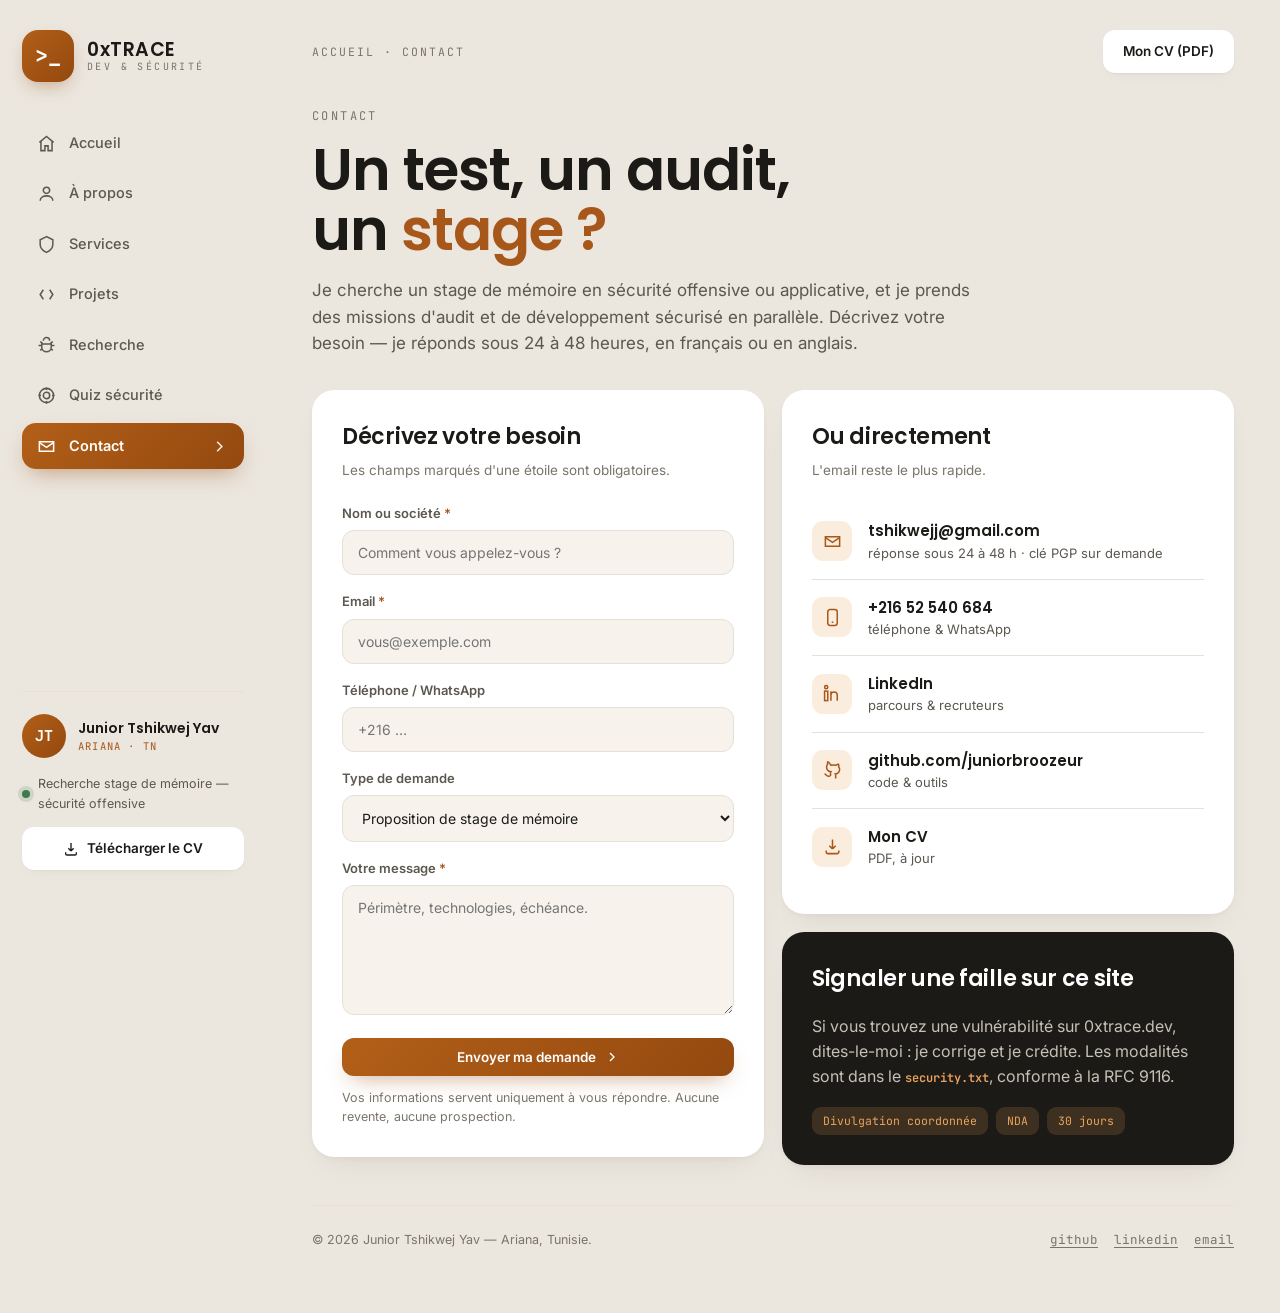
<file: contact.html>
<!DOCTYPE html>
<html lang="fr">
<head>
<meta charset="UTF-8">
<meta name="viewport" content="width=device-width, initial-scale=1.0">

<title>Contact — Stage de mémoire, audit de sécurité et missions | Junior Tshikwej Yav</title>
<meta name="description" content="Contacter Junior Tshikwej Yav (0xTRACE) pour un stage de mémoire en sécurité offensive, un test d'intrusion, un audit d'API ou une évaluation RGPD. Basé à Ariana, Tunisie. Réponse sous 24 à 48 h.">
<meta name="author" content="Junior Tshikwej Yav">
<link rel="canonical" href="https://0xtrace.dev/contact.html">
<meta name="robots" content="index,follow,max-image-preview:large">
<meta name="theme-color" content="#EBE6DE">

<meta property="og:type" content="website">
<meta property="og:site_name" content="0xTRACE — Junior Tshikwej Yav">
<meta property="og:title" content="Contact — Stage de mémoire, audit de sécurité et missions | Junior Tshikwej Yav">
<meta property="og:description" content="Contacter Junior Tshikwej Yav (0xTRACE) pour un stage de mémoire en sécurité offensive, un test d'intrusion, un audit d'API ou une évaluation RGPD. Basé à Ariana, Tunisie. Réponse sous 24 à 48 h.">
<meta property="og:url" content="https://0xtrace.dev/contact.html">
<meta property="og:locale" content="fr_FR">
<meta property="og:image" content="https://0xtrace.dev/assets/og-image.jpg">
<meta property="og:image:width" content="1200">
<meta property="og:image:height" content="630">
<meta name="twitter:card" content="summary_large_image">
<meta name="twitter:image" content="https://0xtrace.dev/assets/og-image.jpg">

<link rel="icon" href="/favicon.ico" sizes="any">
<link rel="icon" href="/assets/icon.svg" type="image/svg+xml">
<link rel="apple-touch-icon" href="/assets/apple-touch-icon.png">
<link rel="manifest" href="/site.webmanifest">

<link rel="preconnect" href="https://fonts.googleapis.com">
<link rel="preconnect" href="https://fonts.gstatic.com" crossorigin>
<link href="https://fonts.googleapis.com/css2?family=Poppins:wght@600&family=Inter:wght@400;500;600&family=JetBrains+Mono:wght@400;600&display=swap" rel="stylesheet">
<link rel="stylesheet" href="assets/styles.css">
<script src="assets/app.js" defer></script>
<script type="application/ld+json">
{
  "@context":"https://schema.org",
  "@graph":[
    {
      "@type":"ContactPage",
      "url":"https://0xtrace.dev/contact.html",
      "name":"Contact — Junior Tshikwej Yav",
      "inLanguage":"fr-FR",
      "mainEntity":{
        "@id":"https://0xtrace.dev/#person",
        "@type":"Person",
        "name":"Junior Tshikwej Yav",
        "alternateName":["0xTRACE","hxh"],
        "email":"mailto:tshikwejj@gmail.com",
        "telephone":"+21652540684",
        "address":{"@type":"PostalAddress","addressLocality":"Ariana","addressCountry":"TN"},
        "contactPoint":{"@type":"ContactPoint","contactType":"Demande de mission","email":"tshikwejj@gmail.com","availableLanguage":["French","English"],"areaServed":["TN","MENA","FR"]}
      }
    },
    {
      "@type":"BreadcrumbList",
      "itemListElement":[
        {"@type":"ListItem","position":1,"name":"Accueil","item":"https://0xtrace.dev/"},
        {"@type":"ListItem","position":2,"name":"Contact","item":"https://0xtrace.dev/contact.html"}
      ]
    }
  ]
}
</script>

<script async src="https://www.googletagmanager.com/gtag/js?id=G-66G0GLY5YP"></script>
<script src="assets/analytics.js" defer></script>
</head>
<body>
<a class="skip" href="#contenu">Aller au contenu</a>
<div class="app">
  <aside class="sidebar">
    <a class="brand" href="index.html">
      <span class="glyph" aria-hidden="true">&gt;_</span>
      <span class="word">0xTRACE<small>DEV &amp; SÉCURITÉ</small></span>
    </a>
    <nav class="nav" id="nav" aria-label="Navigation principale">
      <a href="index.html"><svg fill="none" stroke="currentColor" viewBox="0 0 24 24" aria-hidden="true"><path d="M3 10.5 12 3l9 7.5M5 9.5V21h5v-6h4v6h5V9.5"/></svg>Accueil</a>
      <a href="about.html"><svg fill="none" stroke="currentColor" viewBox="0 0 24 24" aria-hidden="true"><circle cx="12" cy="8" r="4"/><path d="M4 21c0-4 4-6 8-6s8 2 8 6"/></svg>À propos</a>
      <a href="services.html"><svg fill="none" stroke="currentColor" viewBox="0 0 24 24" aria-hidden="true"><path d="M12 2 4 6v6c0 5 3.5 8 8 10 4.5-2 8-5 8-10V6z"/></svg>Services</a>
      <a href="projects.html"><svg fill="none" stroke="currentColor" viewBox="0 0 24 24" aria-hidden="true"><path d="m16 18 4-6-4-6M8 6l-4 6 4 6"/></svg>Projets</a>
      <a href="research.html"><svg fill="none" stroke="currentColor" viewBox="0 0 24 24" aria-hidden="true"><path d="M8 6a4 4 0 0 1 8 0M6 10h12v4a6 6 0 0 1-12 0zM2 12h4M18 12h4M4 7l3 2M20 7l-3 2M4 18l3-2M20 18l-3-2"/></svg>Recherche</a>
      <a href="quiz.html"><svg fill="none" stroke="currentColor" viewBox="0 0 24 24" aria-hidden="true"><circle cx="12" cy="12" r="9"/><circle cx="12" cy="12" r="4"/><path d="M12 2v3M12 19v3M2 12h3M19 12h3"/></svg>Quiz sécurité</a>
      <a class="active" href="contact.html" aria-current="page"><svg fill="none" stroke="currentColor" viewBox="0 0 24 24" aria-hidden="true"><path d="M3 6h18v12H3z"/><path d="m3 7 9 6 9-6"/></svg>Contact<svg class="chev" fill="none" stroke="currentColor" viewBox="0 0 24 24" aria-hidden="true"><path d="m9 18 6-6-6-6"/></svg></a>
    </nav>
    <button class="menu-btn" type="button" aria-label="Ouvrir le menu" aria-expanded="false" aria-controls="nav"><svg fill="none" stroke="currentColor" viewBox="0 0 24 24" aria-hidden="true"><path d="M4 6h16M4 12h16M4 18h16"/></svg></button>
    <div class="side-foot">
      <div class="me">
        <span class="ava" aria-hidden="true">JT</span>
        <span class="who"><b>Junior Tshikwej Yav</b><span>Ariana · TN</span></span>
      </div>
      <div class="status"><span class="dot" aria-hidden="true"></span> Recherche stage de mémoire — sécurité offensive</div>
      <a class="btn ghost side-cta" href="cv/junior-tshikwej-yav-cv.pdf" download><svg fill="none" stroke="currentColor" viewBox="0 0 24 24" aria-hidden="true"><path d="M12 3v12m0 0-4-4m4 4 4-4M4 17v2a2 2 0 0 0 2 2h12a2 2 0 0 0 2-2v-2"/></svg>Télécharger le CV</a>
    </div>
  </aside>

  <main class="main" id="contenu">
    <div class="topbar">
      <p class="crumbs"><a href="index.html">Accueil</a> · Contact</p>
      <div class="top-actions"><a class="btn ghost" href="cv/junior-tshikwej-yav-cv.pdf" download>Mon CV (PDF)</a></div>
    </div>

    <p class="eyebrow">Contact</p>
    <h1 class="display">Un test, un audit,<br>un <span class="hl">stage ?</span></h1>
    <p class="lead">Je cherche un stage de mémoire en sécurité offensive ou applicative, et je prends des missions d'audit et de développement sécurisé en parallèle. Décrivez votre besoin — je réponds sous 24 à 48 heures, en français ou en anglais.</p>

    <section class="grid2 section-gap-lg">
      <div class="card reveal">
        <h2>Décrivez votre besoin</h2>
        <p class="sub">Les champs marqués d'une étoile sont obligatoires.</p>

        <form action="https://api.web3forms.com/submit" method="POST">
          <input type="hidden" name="access_key" value="2aead0a7-36b5-4486-9d61-827e144a2e12">
          <input type="hidden" name="subject" value="Nouveau message depuis 0xtrace.dev">
          <input type="hidden" name="from_name" value="Portfolio 0xTRACE">
          <input type="hidden" name="redirect" value="https://0xtrace.dev/merci.html">

          <label class="hp" for="botcheck">Ne pas remplir</label>
          <input class="hp" id="botcheck" type="checkbox" name="botcheck" tabindex="-1" autocomplete="off">

          <div class="field">
            <label for="name">Nom ou société <span class="req" aria-hidden="true">*</span></label>
            <input id="name" name="name" type="text" required autocomplete="name" placeholder="Comment vous appelez-vous ?">
          </div>
          <div class="field">
            <label for="email">Email <span class="req" aria-hidden="true">*</span></label>
            <input id="email" name="email" type="email" required autocomplete="email" placeholder="vous@exemple.com">
          </div>
          <div class="field">
            <label for="phone">Téléphone / WhatsApp</label>
            <input id="phone" name="phone" type="tel" autocomplete="tel" placeholder="+216 …">
          </div>
          <div class="field">
            <label for="type">Type de demande</label>
            <select id="type" name="type">
              <option>Proposition de stage de mémoire</option>
              <option>Test d'intrusion web / API</option>
              <option>Audit de sécurité API</option>
              <option>Revue de code sécurisée</option>
              <option>Évaluation de conformité RGPD</option>
              <option>Développement sécurisé (web / mobile)</option>
              <option>Durcissement de serveur</option>
              <option>Autre</option>
            </select>
          </div>
          <div class="field">
            <label for="message">Votre message <span class="req" aria-hidden="true">*</span></label>
            <textarea id="message" name="message" required placeholder="Périmètre, technologies, échéance."></textarea>
          </div>

          <button class="btn block" type="submit">Envoyer ma demande <svg fill="none" stroke="currentColor" viewBox="0 0 24 24" aria-hidden="true"><path d="m9 18 6-6-6-6"/></svg></button>
          <p class="form-note">Vos informations servent uniquement à vous répondre. Aucune revente, aucune prospection.</p>
        </form>
      </div>

      <div>
        <div class="card reveal mb">
          <h2>Ou directement</h2>
          <p class="sub">L'email reste le plus rapide.</p>
          <div class="rows">
            <a class="rowline" href="mailto:tshikwejj@gmail.com">
              <span class="ic" aria-hidden="true"><svg fill="none" stroke="currentColor" viewBox="0 0 24 24" aria-hidden="true"><path d="M3 6h18v12H3z"/><path d="m3 7 9 6 9-6"/></svg></span>
              <div class="lbl"><b>tshikwejj@gmail.com</b><span>réponse sous 24 à 48 h · clé PGP sur demande</span></div>
            </a>
            <a class="rowline" href="tel:+21652540684">
              <span class="ic" aria-hidden="true"><svg fill="none" stroke="currentColor" viewBox="0 0 24 24" aria-hidden="true"><rect x="6" y="2" width="12" height="20" rx="3"/><path d="M11 18h2"/></svg></span>
              <div class="lbl"><b>+216 52 540 684</b><span>téléphone &amp; WhatsApp</span></div>
            </a>
            <a class="rowline" href="https://www.linkedin.com/in/junior-tshikwej-yav-7a8baa358" rel="noopener noreferrer me" target="_blank">
              <span class="ic" aria-hidden="true"><svg fill="none" stroke="currentColor" viewBox="0 0 24 24" aria-hidden="true"><rect x="2" y="9" width="4" height="12"/><circle cx="4" cy="4" r="2"/><path d="M10 9v12M10 14a4 4 0 0 1 8 0v7"/></svg></span>
              <div class="lbl"><b>LinkedIn</b><span>parcours &amp; recruteurs</span></div>
            </a>
            <a class="rowline" href="https://github.com/juniorbroozeur" rel="noopener noreferrer me" target="_blank">
              <span class="ic" aria-hidden="true"><svg fill="none" stroke="currentColor" viewBox="0 0 24 24" aria-hidden="true"><path d="M9 19c-5 1.5-5-2.5-7-3m14 6v-3.5c0-1 .1-1.4-.5-2 2.8-.3 5.5-1.4 5.5-6a4.6 4.6 0 0 0-1.3-3.2 4.3 4.3 0 0 0-.1-3.2s-1-.3-3.5 1.3a12 12 0 0 0-6 0C7 .7 6 1 6 1a4.3 4.3 0 0 0-.1 3.2A4.6 4.6 0 0 0 4.5 7.5c0 4.6 2.7 5.7 5.5 6-.6.6-.6 1.2-.5 2V19"/></svg></span>
              <div class="lbl"><b>github.com/juniorbroozeur</b><span>code &amp; outils</span></div>
            </a>
            <a class="rowline" href="cv/junior-tshikwej-yav-cv.pdf" download>
              <span class="ic" aria-hidden="true"><svg fill="none" stroke="currentColor" viewBox="0 0 24 24" aria-hidden="true"><path d="M12 3v12m0 0-4-4m4 4 4-4M4 17v2a2 2 0 0 0 2 2h12a2 2 0 0 0 2-2v-2"/></svg></span>
              <div class="lbl"><b>Mon CV</b><span>PDF, à jour</span></div>
            </a>
          </div>
        </div>

        <div class="card dark reveal">
          <h2>Signaler une faille sur ce site</h2>
          <p class="section-gap">Si vous trouvez une vulnérabilité sur 0xtrace.dev, dites-le-moi : je corrige et je crédite. Les modalités sont dans le <a class="go" href="/.well-known/security.txt">security.txt</a>, conforme à la RFC 9116.</p>
          <div class="tags section-gap">
            <span class="tag">Divulgation coordonnée</span><span class="tag">NDA</span><span class="tag">30 jours</span>
          </div>
        </div>
      </div>
    </section>

    <footer class="foot">
      <span>© <span data-year>2026</span> Junior Tshikwej Yav — Ariana, Tunisie.</span>
      <span class="soc">
        <a href="https://github.com/juniorbroozeur" rel="noopener noreferrer me" target="_blank">github</a>
        <a href="https://www.linkedin.com/in/junior-tshikwej-yav-7a8baa358" rel="noopener noreferrer me" target="_blank">linkedin</a>
        <a href="mailto:tshikwejj@gmail.com">email</a>
      </span>
    </footer>
  </main>
</div>
</body>
</html>
</file>
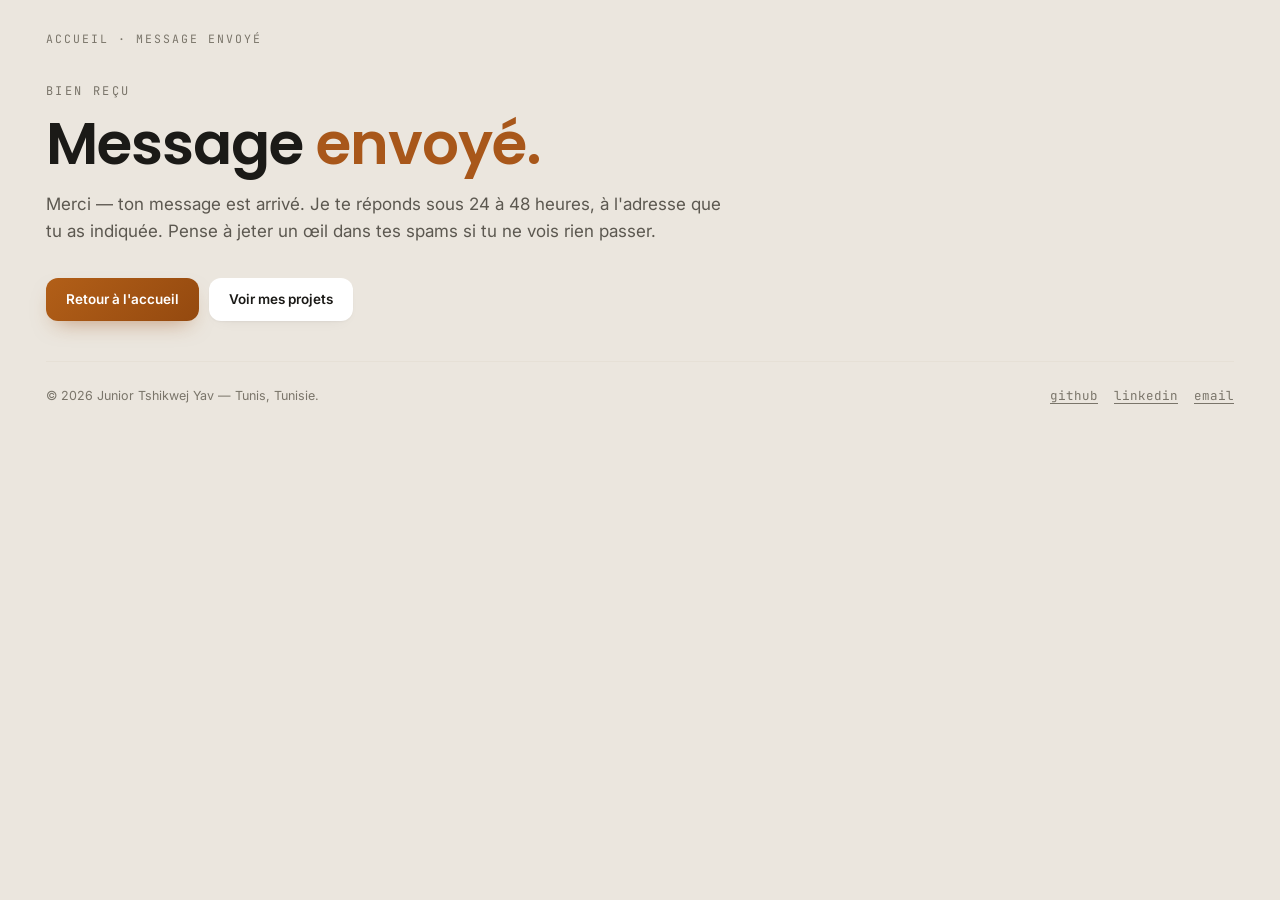
<file: merci.html>
<!DOCTYPE html>
<html lang="fr">
<head>
<meta charset="UTF-8">
<meta name="viewport" content="width=device-width, initial-scale=1.0">
<title>Message envoyé — Junior Tshikwej Yav</title>
<meta name="description" content="Ton message a bien été envoyé. Je réponds sous 24 à 48 heures.">
<meta name="robots" content="noindex,follow">
<link rel="canonical" href="https://0xtrace.dev/merci.html">
<meta name="theme-color" content="#EBE6DE">
<link rel="icon" href="/favicon.ico" sizes="any">
<link rel="icon" href="/assets/icon.svg" type="image/svg+xml">
<link rel="preconnect" href="https://fonts.googleapis.com">
<link rel="preconnect" href="https://fonts.gstatic.com" crossorigin>
<link href="https://fonts.googleapis.com/css2?family=Poppins:wght@600&family=Inter:wght@400;500;600&family=JetBrains+Mono:wght@400;600&display=swap" rel="stylesheet">
<link rel="stylesheet" href="assets/styles.css">
<script src="assets/app.js" defer></script>
<script async src="https://www.googletagmanager.com/gtag/js?id=G-66G0GLY5YP"></script>
<script src="assets/analytics.js" defer></script>
</head>
<body>
<div class="app">
  <main class="main" id="contenu">
    <div class="topbar">
      <p class="crumbs"><a href="index.html">Accueil</a> · Message envoyé</p>
    </div>
    <p class="eyebrow">Bien reçu</p>
    <h1 class="display">Message <span class="hl">envoyé.</span></h1>
    <p class="lead">Merci — ton message est arrivé. Je te réponds sous 24 à 48 heures, à l'adresse que tu as indiquée. Pense à jeter un œil dans tes spams si tu ne vois rien passer.</p>
    <div class="top-actions section-gap-lg">
      <a class="btn" href="index.html">Retour à l'accueil</a>
      <a class="btn ghost" href="projects.html">Voir mes projets</a>
    </div>
    <footer class="foot">
      <span>© <span data-year>2026</span> Junior Tshikwej Yav — Tunis, Tunisie.</span>
      <span class="soc">
        <a href="https://github.com/juniorbroozeur" rel="noopener noreferrer me" target="_blank">github</a>
        <a href="https://www.linkedin.com/in/junior-tshikwej-yav-7a8baa358" rel="noopener noreferrer me" target="_blank">linkedin</a>
        <a href="mailto:tshikwejj@gmail.com">email</a>
      </span>
    </footer>
  </main>
</div>
</body>
</html>
</file>
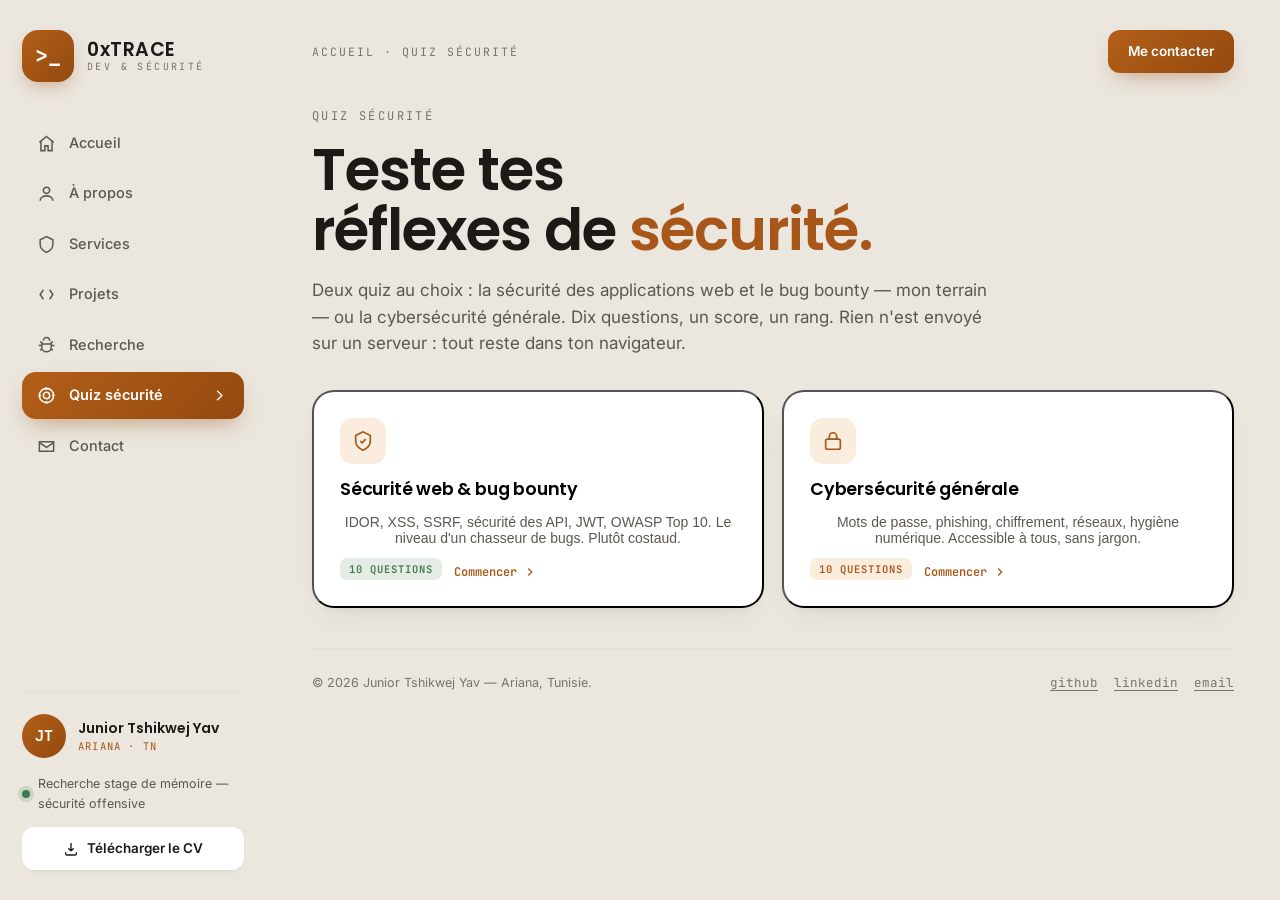
<file: quiz.html>
<!DOCTYPE html>
<html lang="fr">
<head>
<meta charset="UTF-8">
<meta name="viewport" content="width=device-width, initial-scale=1.0">

<title>Quiz sécurité — Teste tes connaissances en cybersécurité | 0xTRACE</title>
<meta name="description" content="Deux quiz interactifs de cybersécurité par Junior Tshikwej Yav : sécurité web & bug bounty, et cybersécurité générale. Testez vos connaissances, obtenez votre score et votre rang. Gratuit, sans inscription.">
<meta name="author" content="Junior Tshikwej Yav">
<link rel="canonical" href="https://0xtrace.dev/quiz.html">
<meta name="robots" content="index,follow,max-image-preview:large">
<meta name="theme-color" content="#EBE6DE">

<meta property="og:type" content="website">
<meta property="og:site_name" content="0xTRACE — Junior Tshikwej Yav">
<meta property="og:title" content="Quiz sécurité — Teste tes connaissances en cybersécurité">
<meta property="og:description" content="Deux quiz : sécurité web & bug bounty, et cybersécurité générale. Score et rang à la fin.">
<meta property="og:url" content="https://0xtrace.dev/quiz.html">
<meta property="og:locale" content="fr_FR">
<meta property="og:image" content="https://0xtrace.dev/assets/og-image.jpg">
<meta property="og:image:width" content="1200">
<meta property="og:image:height" content="630">
<meta name="twitter:card" content="summary_large_image">
<meta name="twitter:image" content="https://0xtrace.dev/assets/og-image.jpg">

<link rel="icon" href="/favicon.ico" sizes="any">
<link rel="icon" href="/assets/icon.svg" type="image/svg+xml">
<link rel="apple-touch-icon" href="/assets/apple-touch-icon.png">
<link rel="manifest" href="/site.webmanifest">

<link rel="preconnect" href="https://fonts.googleapis.com">
<link rel="preconnect" href="https://fonts.gstatic.com" crossorigin>
<link href="https://fonts.googleapis.com/css2?family=Poppins:wght@600&family=Inter:wght@400;500;600&family=JetBrains+Mono:wght@400;600&display=swap" rel="stylesheet">
<link rel="stylesheet" href="assets/styles.css">
<script src="assets/app.js" defer></script>
<script src="assets/quiz.js" defer></script>

<script type="application/ld+json">
{
  "@context":"https://schema.org",
  "@graph":[
    {
      "@type":"Quiz",
      "name":"Quiz de cybersécurité — 0xTRACE",
      "about":["Sécurité des applications web","Bug bounty","Cybersécurité"],
      "educationalLevel":"Intermédiaire",
      "inLanguage":"fr-FR",
      "author":{"@id":"https://0xtrace.dev/#person"}
    },
    {
      "@type":"BreadcrumbList",
      "itemListElement":[
        {"@type":"ListItem","position":1,"name":"Accueil","item":"https://0xtrace.dev/"},
        {"@type":"ListItem","position":2,"name":"Quiz sécurité","item":"https://0xtrace.dev/quiz.html"}
      ]
    }
  ]
}
</script>

<script async src="https://www.googletagmanager.com/gtag/js?id=G-66G0GLY5YP"></script>
<script src="assets/analytics.js" defer></script>
</head>
<body>
<a class="skip" href="#contenu">Aller au contenu</a>
<div class="app">
  <aside class="sidebar">
    <a class="brand" href="index.html">
      <span class="glyph" aria-hidden="true">&gt;_</span>
      <span class="word">0xTRACE<small>DEV &amp; SÉCURITÉ</small></span>
    </a>
    <nav class="nav" id="nav" aria-label="Navigation principale">
      <a href="index.html"><svg fill="none" stroke="currentColor" viewBox="0 0 24 24" aria-hidden="true"><path d="M3 10.5 12 3l9 7.5M5 9.5V21h5v-6h4v6h5V9.5"/></svg>Accueil</a>
      <a href="about.html"><svg fill="none" stroke="currentColor" viewBox="0 0 24 24" aria-hidden="true"><circle cx="12" cy="8" r="4"/><path d="M4 21c0-4 4-6 8-6s8 2 8 6"/></svg>À propos</a>
      <a href="services.html"><svg fill="none" stroke="currentColor" viewBox="0 0 24 24" aria-hidden="true"><path d="M12 2 4 6v6c0 5 3.5 8 8 10 4.5-2 8-5 8-10V6z"/></svg>Services</a>
      <a href="projects.html"><svg fill="none" stroke="currentColor" viewBox="0 0 24 24" aria-hidden="true"><path d="m16 18 4-6-4-6M8 6l-4 6 4 6"/></svg>Projets</a>
      <a href="research.html"><svg fill="none" stroke="currentColor" viewBox="0 0 24 24" aria-hidden="true"><path d="M8 6a4 4 0 0 1 8 0M6 10h12v4a6 6 0 0 1-12 0zM2 12h4M18 12h4M4 7l3 2M20 7l-3 2M4 18l3-2M20 18l-3-2"/></svg>Recherche</a>
      <a class="active" href="quiz.html" aria-current="page"><svg fill="none" stroke="currentColor" viewBox="0 0 24 24" aria-hidden="true"><circle cx="12" cy="12" r="9"/><circle cx="12" cy="12" r="4"/><path d="M12 2v3M12 19v3M2 12h3M19 12h3"/></svg>Quiz sécurité<svg class="chev" fill="none" stroke="currentColor" viewBox="0 0 24 24" aria-hidden="true"><path d="m9 18 6-6-6-6"/></svg></a>
      <a href="contact.html"><svg fill="none" stroke="currentColor" viewBox="0 0 24 24" aria-hidden="true"><path d="M3 6h18v12H3z"/><path d="m3 7 9 6 9-6"/></svg>Contact</a>
    </nav>
    <button class="menu-btn" type="button" aria-label="Ouvrir le menu" aria-expanded="false" aria-controls="nav"><svg fill="none" stroke="currentColor" viewBox="0 0 24 24" aria-hidden="true"><path d="M4 6h16M4 12h16M4 18h16"/></svg></button>
    <div class="side-foot">
      <div class="me">
        <span class="ava" aria-hidden="true">JT</span>
        <span class="who"><b>Junior Tshikwej Yav</b><span>Ariana · TN</span></span>
      </div>
      <div class="status"><span class="dot" aria-hidden="true"></span> Recherche stage de mémoire — sécurité offensive</div>
      <a class="btn ghost side-cta" href="cv/junior-tshikwej-yav-cv.pdf" download><svg fill="none" stroke="currentColor" viewBox="0 0 24 24" aria-hidden="true"><path d="M12 3v12m0 0-4-4m4 4 4-4M4 17v2a2 2 0 0 0 2 2h12a2 2 0 0 0 2-2v-2"/></svg>Télécharger le CV</a>
    </div>
  </aside>

  <main class="main" id="contenu">
    <div class="topbar">
      <p class="crumbs"><a href="index.html">Accueil</a> · Quiz sécurité</p>
      <div class="top-actions"><a class="btn" href="contact.html">Me contacter</a></div>
    </div>

    <p class="eyebrow">Quiz sécurité</p>
    <h1 class="display">Teste tes<br>réflexes de <span class="hl">sécurité.</span></h1>
    <p class="lead">Deux quiz au choix : la sécurité des applications web et le bug bounty — mon terrain — ou la cybersécurité générale. Dix questions, un score, un rang. Rien n'est envoyé sur un serveur : tout reste dans ton navigateur.</p>

    <!-- ÉCRAN 1 : choix du thème -->
    <section id="q-home" class="section-gap-lg">
      <div class="grid2">
        <button class="item linked quiz-pick" type="button" data-theme="web">
          <span class="ic" aria-hidden="true"><svg fill="none" stroke="currentColor" viewBox="0 0 24 24"><path d="M12 2 4 6v6c0 5 3.5 8 8 10 4.5-2 8-5 8-10V6z"/><path d="m9 12 2 2 4-4"/></svg></span>
          <h3>Sécurité web &amp; bug bounty</h3>
          <p>IDOR, XSS, SSRF, sécurité des API, JWT, OWASP Top 10. Le niveau d'un chasseur de bugs. Plutôt costaud.</p>
          <span class="row"><span class="badge live">10 questions</span><span class="go">Commencer <svg fill="none" stroke="currentColor" viewBox="0 0 24 24" aria-hidden="true"><path d="m9 18 6-6-6-6"/></svg></span></span>
        </button>

        <button class="item linked quiz-pick" type="button" data-theme="general">
          <span class="ic" aria-hidden="true"><svg fill="none" stroke="currentColor" viewBox="0 0 24 24"><rect x="4" y="10" width="16" height="11" rx="2"/><path d="M8 10V7a4 4 0 0 1 8 0v3"/></svg></span>
          <h3>Cybersécurité générale</h3>
          <p>Mots de passe, phishing, chiffrement, réseaux, hygiène numérique. Accessible à tous, sans jargon.</p>
          <span class="row"><span class="badge wip">10 questions</span><span class="go">Commencer <svg fill="none" stroke="currentColor" viewBox="0 0 24 24" aria-hidden="true"><path d="m9 18 6-6-6-6"/></svg></span></span>
        </button>
      </div>

      <div class="card reveal section-gap" id="q-board-home" hidden>
        <div class="row tight">
          <h2>Meilleurs scores</h2>
          <button class="go" type="button" id="q-clear" title="Effacer les scores enregistrés">Effacer</button>
        </div>
        <p class="sub">Enregistrés sur cet appareil uniquement — rien n'est partagé en ligne.</p>
        <div id="q-board"></div>
      </div>
    </section>

    <!-- ÉCRAN 2 : quiz en cours -->
    <section id="q-play" hidden>
      <div class="card">
        <div class="row tight">
          <span class="badge live" id="q-theme-label">—</span>
          <span class="kw" id="q-progress">Question 1 / 10</span>
        </div>
        <div class="bar section-gap" aria-hidden="true"><i id="q-bar" class="w0"></i></div>
        <h2 class="section-gap" id="q-stem">…</h2>
        <div class="rows section-gap" id="q-options" role="group" aria-label="Réponses"></div>
        <div class="row section-gap">
          <span class="kw" id="q-feedback"></span>
          <button class="btn block" type="button" id="q-next" disabled>Valider</button>
        </div>
      </div>
    </section>

    <!-- ÉCRAN 3 : résultat -->
    <section id="q-result" hidden>
      <div class="card">
        <p class="eyebrow" id="q-rank-eyebrow">Résultat</p>
        <div class="row tight">
          <h2 id="q-rank">—</h2>
          <span class="pole-num" id="q-score" aria-hidden="true">0/10</span>
        </div>
        <p class="sub" id="q-verdict">…</p>

        <div class="field section-gap">
          <label for="q-name">Ton pseudo, pour l'enregistrer localement</label>
          <input id="q-name" type="text" maxlength="24" autocomplete="off" placeholder="ex. n3o, alice, anonyme…">
        </div>
        <div class="row">
          <button class="btn" type="button" id="q-save">Enregistrer mon score</button>
          <button class="btn ghost" type="button" id="q-again">Rejouer</button>
        </div>
        <p class="form-note" id="q-saved-note" hidden>Score enregistré sur cet appareil.</p>
      </div>

      <div class="card reveal section-gap" id="q-review">
        <h2>Correction</h2>
        <p class="sub">Ce que tu as raté, et pourquoi.</p>
        <div class="rows section-gap" id="q-review-list"></div>
      </div>
    </section>

    <footer class="foot">
      <span>© <span data-year>2026</span> Junior Tshikwej Yav — Ariana, Tunisie.</span>
      <span class="soc">
        <a href="https://github.com/juniorbroozeur" rel="noopener noreferrer me" target="_blank">github</a>
        <a href="https://www.linkedin.com/in/junior-tshikwej-yav-7a8baa358" rel="noopener noreferrer me" target="_blank">linkedin</a>
        <a href="mailto:tshikwejj@gmail.com">email</a>
      </span>
    </footer>
  </main>
</div>
</body>
</html>
</file>
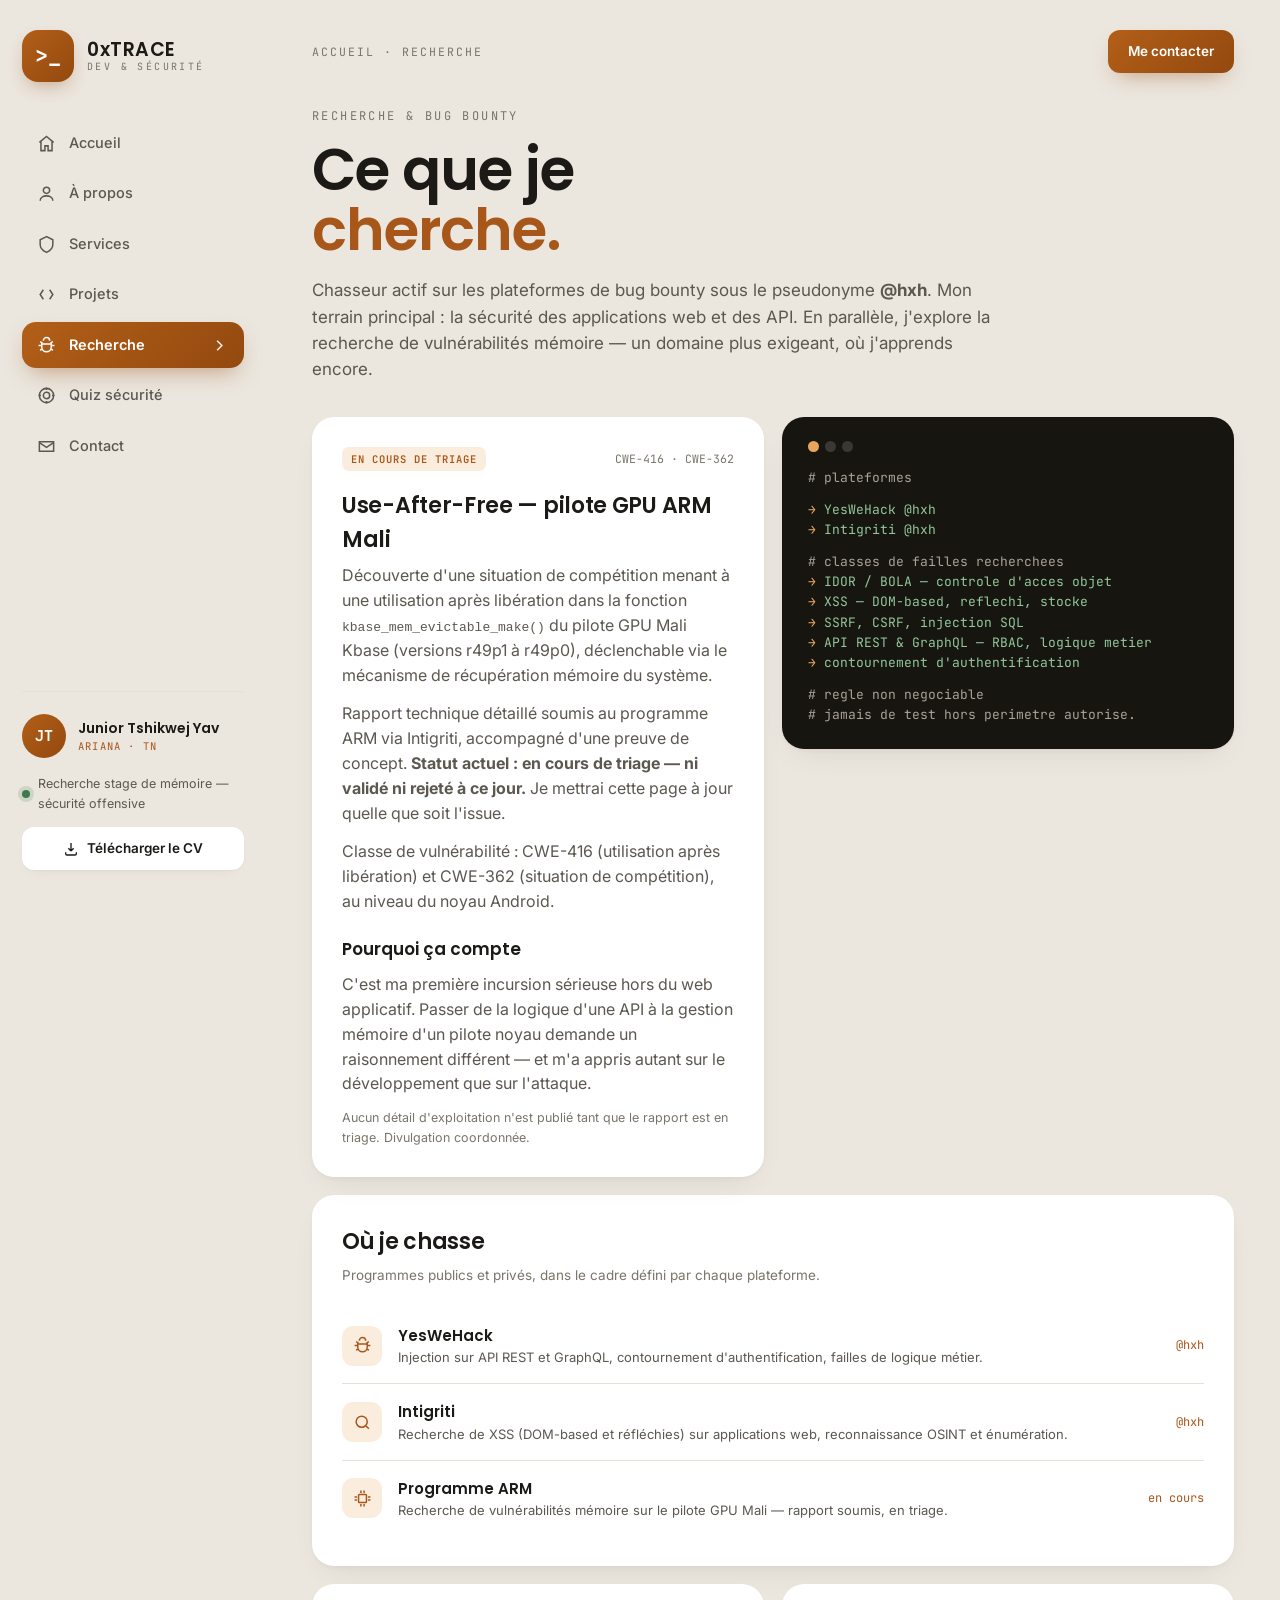
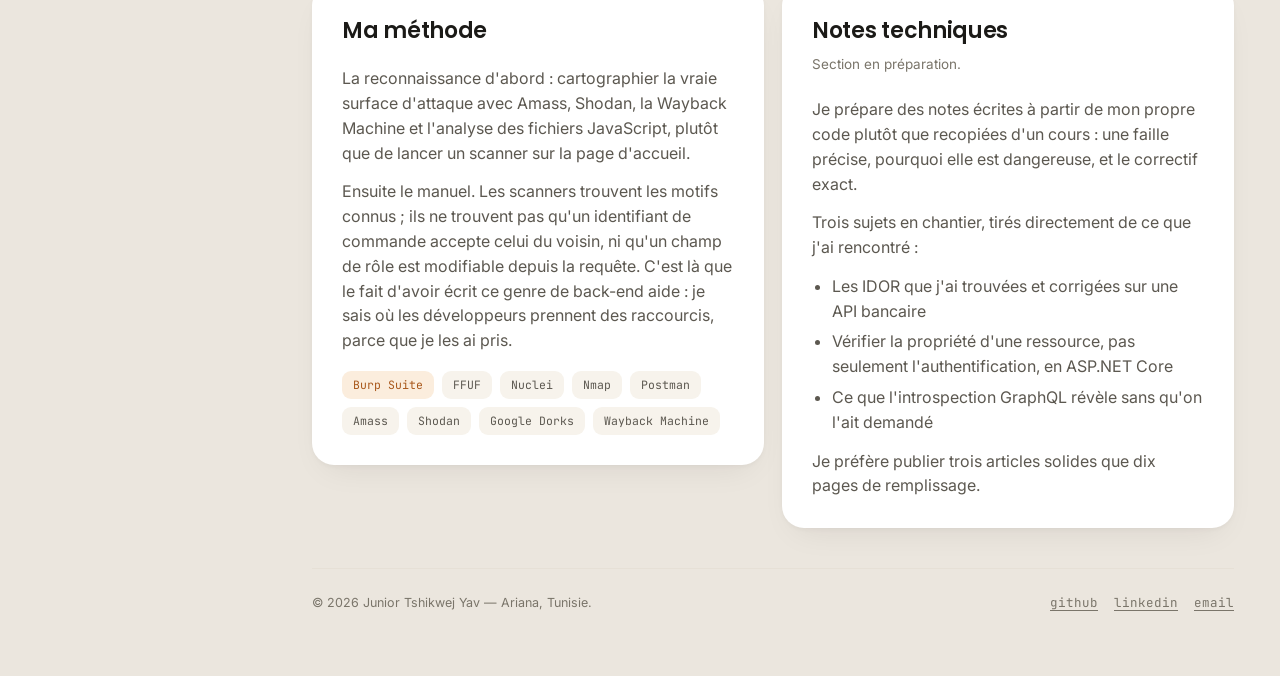
<file: research.html>
<!DOCTYPE html>
<html lang="fr">
<head>
<meta charset="UTF-8">
<meta name="viewport" content="width=device-width, initial-scale=1.0">

<title>Recherche & bug bounty — Vulnérabilités web, API et mémoire | 0xTRACE</title>
<meta name="description" content="Travaux de recherche en sécurité de Junior Tshikwej Yav (@hxh) : bug bounty sur YesWeHack et Intigriti, recherche de vulnérabilités web et API, et rapport Use-After-Free soumis au programme ARM sur le pilote GPU Mali.">
<meta name="author" content="Junior Tshikwej Yav">
<link rel="canonical" href="https://0xtrace.dev/research.html">
<meta name="robots" content="index,follow,max-image-preview:large">
<meta name="theme-color" content="#EBE6DE">

<meta property="og:type" content="website">
<meta property="og:site_name" content="0xTRACE — Junior Tshikwej Yav">
<meta property="og:title" content="Recherche & bug bounty — Vulnérabilités web, API et mémoire | 0xTRACE">
<meta property="og:description" content="Travaux de recherche en sécurité de Junior Tshikwej Yav (@hxh) : bug bounty sur YesWeHack et Intigriti, recherche de vulnérabilités web et API, et rapport Use-After-Free soumis au programme ARM sur le pilote GPU Mali.">
<meta property="og:url" content="https://0xtrace.dev/research.html">
<meta property="og:locale" content="fr_FR">
<meta property="og:image" content="https://0xtrace.dev/assets/og-image.jpg">
<meta property="og:image:width" content="1200">
<meta property="og:image:height" content="630">
<meta name="twitter:card" content="summary_large_image">
<meta name="twitter:image" content="https://0xtrace.dev/assets/og-image.jpg">

<link rel="icon" href="/favicon.ico" sizes="any">
<link rel="icon" href="/assets/icon.svg" type="image/svg+xml">
<link rel="apple-touch-icon" href="/assets/apple-touch-icon.png">
<link rel="manifest" href="/site.webmanifest">

<link rel="preconnect" href="https://fonts.googleapis.com">
<link rel="preconnect" href="https://fonts.gstatic.com" crossorigin>
<link href="https://fonts.googleapis.com/css2?family=Poppins:wght@600&family=Inter:wght@400;500;600&family=JetBrains+Mono:wght@400;600&display=swap" rel="stylesheet">
<link rel="stylesheet" href="assets/styles.css">
<script src="assets/app.js" defer></script>
<script type="application/ld+json">
{
  "@context":"https://schema.org",
  "@graph":[
    {
      "@type":"CollectionPage",
      "url":"https://0xtrace.dev/research.html",
      "name":"Recherche en sécurité & bug bounty — 0xTRACE",
      "inLanguage":"fr-FR",
      "about":["Bug bounty","Recherche de vulnérabilités","Sécurité des applications web"],
      "author":{"@id":"https://0xtrace.dev/#person"}
    },
    {
      "@type":"BreadcrumbList",
      "itemListElement":[
        {"@type":"ListItem","position":1,"name":"Accueil","item":"https://0xtrace.dev/"},
        {"@type":"ListItem","position":2,"name":"Recherche","item":"https://0xtrace.dev/research.html"}
      ]
    }
  ]
}
</script>

<script async src="https://www.googletagmanager.com/gtag/js?id=G-66G0GLY5YP"></script>
<script src="assets/analytics.js" defer></script>
</head>
<body>
<a class="skip" href="#contenu">Aller au contenu</a>
<div class="app">
  <aside class="sidebar">
    <a class="brand" href="index.html">
      <span class="glyph" aria-hidden="true">&gt;_</span>
      <span class="word">0xTRACE<small>DEV &amp; SÉCURITÉ</small></span>
    </a>
    <nav class="nav" id="nav" aria-label="Navigation principale">
      <a href="index.html"><svg fill="none" stroke="currentColor" viewBox="0 0 24 24" aria-hidden="true"><path d="M3 10.5 12 3l9 7.5M5 9.5V21h5v-6h4v6h5V9.5"/></svg>Accueil</a>
      <a href="about.html"><svg fill="none" stroke="currentColor" viewBox="0 0 24 24" aria-hidden="true"><circle cx="12" cy="8" r="4"/><path d="M4 21c0-4 4-6 8-6s8 2 8 6"/></svg>À propos</a>
      <a href="services.html"><svg fill="none" stroke="currentColor" viewBox="0 0 24 24" aria-hidden="true"><path d="M12 2 4 6v6c0 5 3.5 8 8 10 4.5-2 8-5 8-10V6z"/></svg>Services</a>
      <a href="projects.html"><svg fill="none" stroke="currentColor" viewBox="0 0 24 24" aria-hidden="true"><path d="m16 18 4-6-4-6M8 6l-4 6 4 6"/></svg>Projets</a>
      <a class="active" href="research.html" aria-current="page"><svg fill="none" stroke="currentColor" viewBox="0 0 24 24" aria-hidden="true"><path d="M8 6a4 4 0 0 1 8 0M6 10h12v4a6 6 0 0 1-12 0zM2 12h4M18 12h4M4 7l3 2M20 7l-3 2M4 18l3-2M20 18l-3-2"/></svg>Recherche<svg class="chev" fill="none" stroke="currentColor" viewBox="0 0 24 24" aria-hidden="true"><path d="m9 18 6-6-6-6"/></svg></a>
      <a href="quiz.html"><svg fill="none" stroke="currentColor" viewBox="0 0 24 24" aria-hidden="true"><circle cx="12" cy="12" r="9"/><circle cx="12" cy="12" r="4"/><path d="M12 2v3M12 19v3M2 12h3M19 12h3"/></svg>Quiz sécurité</a>
      <a href="contact.html"><svg fill="none" stroke="currentColor" viewBox="0 0 24 24" aria-hidden="true"><path d="M3 6h18v12H3z"/><path d="m3 7 9 6 9-6"/></svg>Contact</a>
    </nav>
    <button class="menu-btn" type="button" aria-label="Ouvrir le menu" aria-expanded="false" aria-controls="nav"><svg fill="none" stroke="currentColor" viewBox="0 0 24 24" aria-hidden="true"><path d="M4 6h16M4 12h16M4 18h16"/></svg></button>
    <div class="side-foot">
      <div class="me">
        <span class="ava" aria-hidden="true">JT</span>
        <span class="who"><b>Junior Tshikwej Yav</b><span>Ariana · TN</span></span>
      </div>
      <div class="status"><span class="dot" aria-hidden="true"></span> Recherche stage de mémoire — sécurité offensive</div>
      <a class="btn ghost side-cta" href="cv/junior-tshikwej-yav-cv.pdf" download><svg fill="none" stroke="currentColor" viewBox="0 0 24 24" aria-hidden="true"><path d="M12 3v12m0 0-4-4m4 4 4-4M4 17v2a2 2 0 0 0 2 2h12a2 2 0 0 0 2-2v-2"/></svg>Télécharger le CV</a>
    </div>
  </aside>

  <main class="main" id="contenu">
    <div class="topbar">
      <p class="crumbs"><a href="index.html">Accueil</a> · Recherche</p>
      <div class="top-actions"><a class="btn" href="contact.html">Me contacter</a></div>
    </div>

    <p class="eyebrow">Recherche &amp; bug bounty</p>
    <h1 class="display">Ce que je<br><span class="hl">cherche.</span></h1>
    <p class="lead">Chasseur actif sur les plateformes de bug bounty sous le pseudonyme <b>@hxh</b>. Mon terrain principal : la sécurité des applications web et des API. En parallèle, j'explore la recherche de vulnérabilités mémoire — un domaine plus exigeant, où j'apprends encore.</p>

    <!-- Travail de recherche marquant -->
    <section class="section-gap-lg">
      <div class="grid2">
        <div class="card reveal">
          <div class="row tight">
            <span class="badge wip">En cours de triage</span>
            <span class="kw">CWE-416 · CWE-362</span>
          </div>
          <h2 class="section-gap">Use-After-Free — pilote GPU ARM Mali</h2>
          <div class="prose">
            <p>Découverte d'une situation de compétition menant à une utilisation après libération dans la fonction <code>kbase_mem_evictable_make()</code> du pilote GPU Mali Kbase (versions r49p1 à r49p0), déclenchable via le mécanisme de récupération mémoire du système.</p>
            <p>Rapport technique détaillé soumis au programme ARM via Intigriti, accompagné d'une preuve de concept. <b>Statut actuel : en cours de triage — ni validé ni rejeté à ce jour.</b> Je mettrai cette page à jour quelle que soit l'issue.</p>
            <p>Classe de vulnérabilité : CWE-416 (utilisation après libération) et CWE-362 (situation de compétition), au niveau du noyau Android.</p>
            <h3>Pourquoi ça compte</h3>
            <p>C'est ma première incursion sérieuse hors du web applicatif. Passer de la logique d'une API à la gestion mémoire d'un pilote noyau demande un raisonnement différent — et m'a appris autant sur le développement que sur l'attaque.</p>
          </div>
          <p class="form-note">Aucun détail d'exploitation n'est publié tant que le rapport est en triage. Divulgation coordonnée.</p>
        </div>

        <div class="term reveal">
          <div class="dots" aria-hidden="true"><i></i><i></i><i></i></div>
          <div><span class="c"># plateformes</span></div>
          <div class="sp"><span class="o">→</span> <span class="g">YesWeHack   @hxh</span></div>
          <div><span class="o">→</span> <span class="g">Intigriti    @hxh</span></div>
          <div class="sp"><span class="c"># classes de failles recherchees</span></div>
          <div><span class="o">→</span> <span class="g">IDOR / BOLA — controle d'acces objet</span></div>
          <div><span class="o">→</span> <span class="g">XSS — DOM-based, reflechi, stocke</span></div>
          <div><span class="o">→</span> <span class="g">SSRF, CSRF, injection SQL</span></div>
          <div><span class="o">→</span> <span class="g">API REST &amp; GraphQL — RBAC, logique metier</span></div>
          <div><span class="o">→</span> <span class="g">contournement d'authentification</span></div>
          <div class="sp"><span class="c"># regle non negociable</span></div>
          <div><span class="c"># jamais de test hors perimetre autorise.</span></div>
        </div>
      </div>
    </section>

    <!-- Terrains de chasse -->
    <section class="section-gap">
      <div class="card reveal">
        <h2>Où je chasse</h2>
        <p class="sub">Programmes publics et privés, dans le cadre défini par chaque plateforme.</p>
        <div class="rows section-gap">
          <div class="rowline">
            <span class="ic" aria-hidden="true"><svg fill="none" stroke="currentColor" viewBox="0 0 24 24" aria-hidden="true"><path d="M8 6a4 4 0 0 1 8 0M6 10h12v4a6 6 0 0 1-12 0zM2 12h4M18 12h4M4 7l3 2M20 7l-3 2M4 18l3-2M20 18l-3-2"/></svg></span>
            <div class="lbl"><b>YesWeHack</b><span>Injection sur API REST et GraphQL, contournement d'authentification, failles de logique métier.</span></div>
            <div class="val"><span>@hxh</span></div>
          </div>
          <div class="rowline">
            <span class="ic" aria-hidden="true"><svg fill="none" stroke="currentColor" viewBox="0 0 24 24" aria-hidden="true"><circle cx="11" cy="11" r="7"/><path d="m20 20-3.5-3.5"/></svg></span>
            <div class="lbl"><b>Intigriti</b><span>Recherche de XSS (DOM-based et réfléchies) sur applications web, reconnaissance OSINT et énumération.</span></div>
            <div class="val"><span>@hxh</span></div>
          </div>
          <div class="rowline">
            <span class="ic" aria-hidden="true"><svg fill="none" stroke="currentColor" viewBox="0 0 24 24" aria-hidden="true"><rect x="7" y="7" width="10" height="10" rx="1"/><path d="M10 2v3M14 2v3M10 19v3M14 19v3M2 10h3M2 14h3M19 10h3M19 14h3"/></svg></span>
            <div class="lbl"><b>Programme ARM</b><span>Recherche de vulnérabilités mémoire sur le pilote GPU Mali — rapport soumis, en triage.</span></div>
            <div class="val"><span>en cours</span></div>
          </div>
        </div>
      </div>
    </section>

    <!-- Méthode -->
    <section class="grid2 section-gap">
      <div class="card reveal">
        <h2>Ma méthode</h2>
        <div class="prose section-gap">
          <p>La reconnaissance d'abord : cartographier la vraie surface d'attaque avec Amass, Shodan, la Wayback Machine et l'analyse des fichiers JavaScript, plutôt que de lancer un scanner sur la page d'accueil.</p>
          <p>Ensuite le manuel. Les scanners trouvent les motifs connus ; ils ne trouvent pas qu'un identifiant de commande accepte celui du voisin, ni qu'un champ de rôle est modifiable depuis la requête. C'est là que le fait d'avoir écrit ce genre de back-end aide : je sais où les développeurs prennent des raccourcis, parce que je les ai pris.</p>
        </div>
        <div class="tags section-gap">
          <span class="tag hot">Burp Suite</span><span class="tag">FFUF</span><span class="tag">Nuclei</span>
          <span class="tag">Nmap</span><span class="tag">Postman</span><span class="tag">Amass</span>
          <span class="tag">Shodan</span><span class="tag">Google Dorks</span><span class="tag">Wayback Machine</span>
        </div>
      </div>

      <div class="card reveal">
        <h2>Notes techniques</h2>
        <p class="sub">Section en préparation.</p>
        <div class="prose section-gap">
          <p>Je prépare des notes écrites à partir de mon propre code plutôt que recopiées d'un cours : une faille précise, pourquoi elle est dangereuse, et le correctif exact.</p>
          <p>Trois sujets en chantier, tirés directement de ce que j'ai rencontré :</p>
          <ul>
            <li>Les IDOR que j'ai trouvées et corrigées sur une API bancaire</li>
            <li>Vérifier la propriété d'une ressource, pas seulement l'authentification, en ASP.NET Core</li>
            <li>Ce que l'introspection GraphQL révèle sans qu'on l'ait demandé</li>
          </ul>
          <p>Je préfère publier trois articles solides que dix pages de remplissage.</p>
        </div>
      </div>
    </section>

    <footer class="foot">
      <span>© <span data-year>2026</span> Junior Tshikwej Yav — Ariana, Tunisie.</span>
      <span class="soc">
        <a href="https://github.com/juniorbroozeur" rel="noopener noreferrer me" target="_blank">github</a>
        <a href="https://www.linkedin.com/in/junior-tshikwej-yav-7a8baa358" rel="noopener noreferrer me" target="_blank">linkedin</a>
        <a href="mailto:tshikwejj@gmail.com">email</a>
      </span>
    </footer>
  </main>
</div>
</body>
</html>
</file>
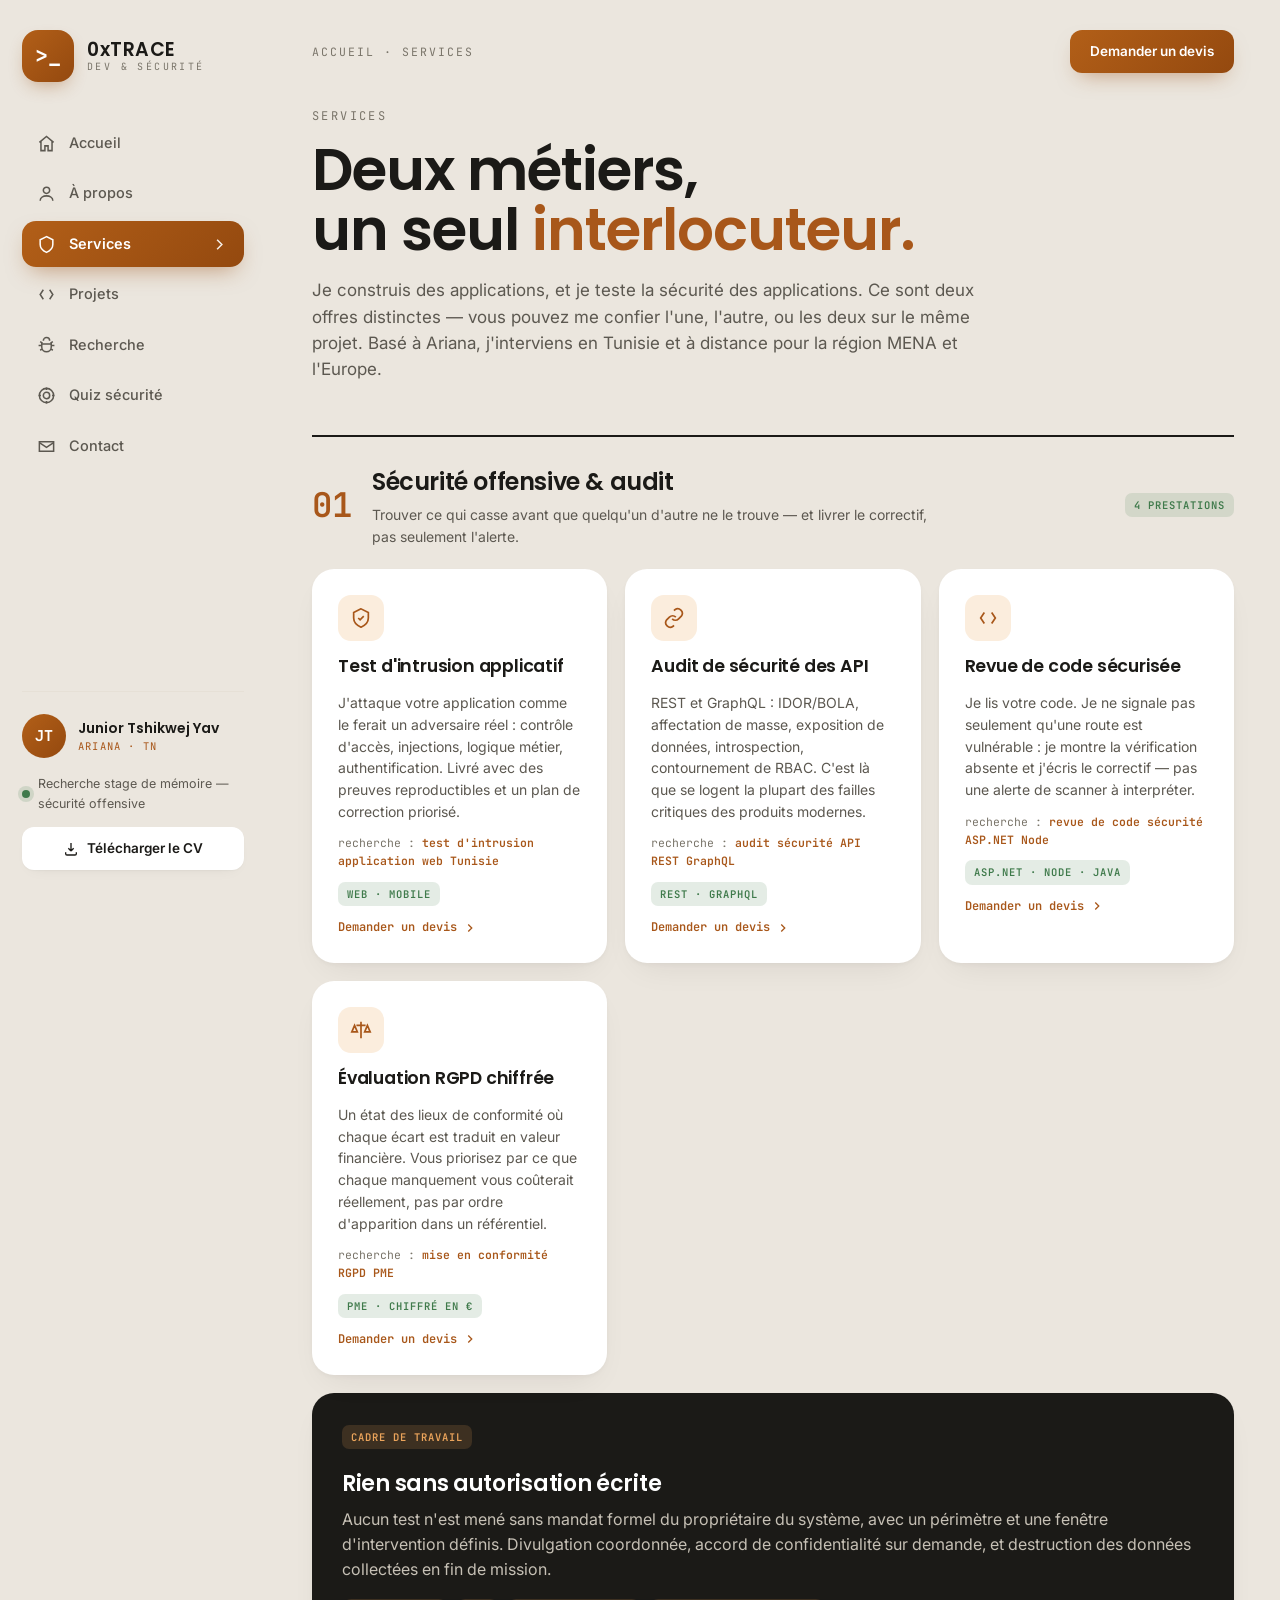
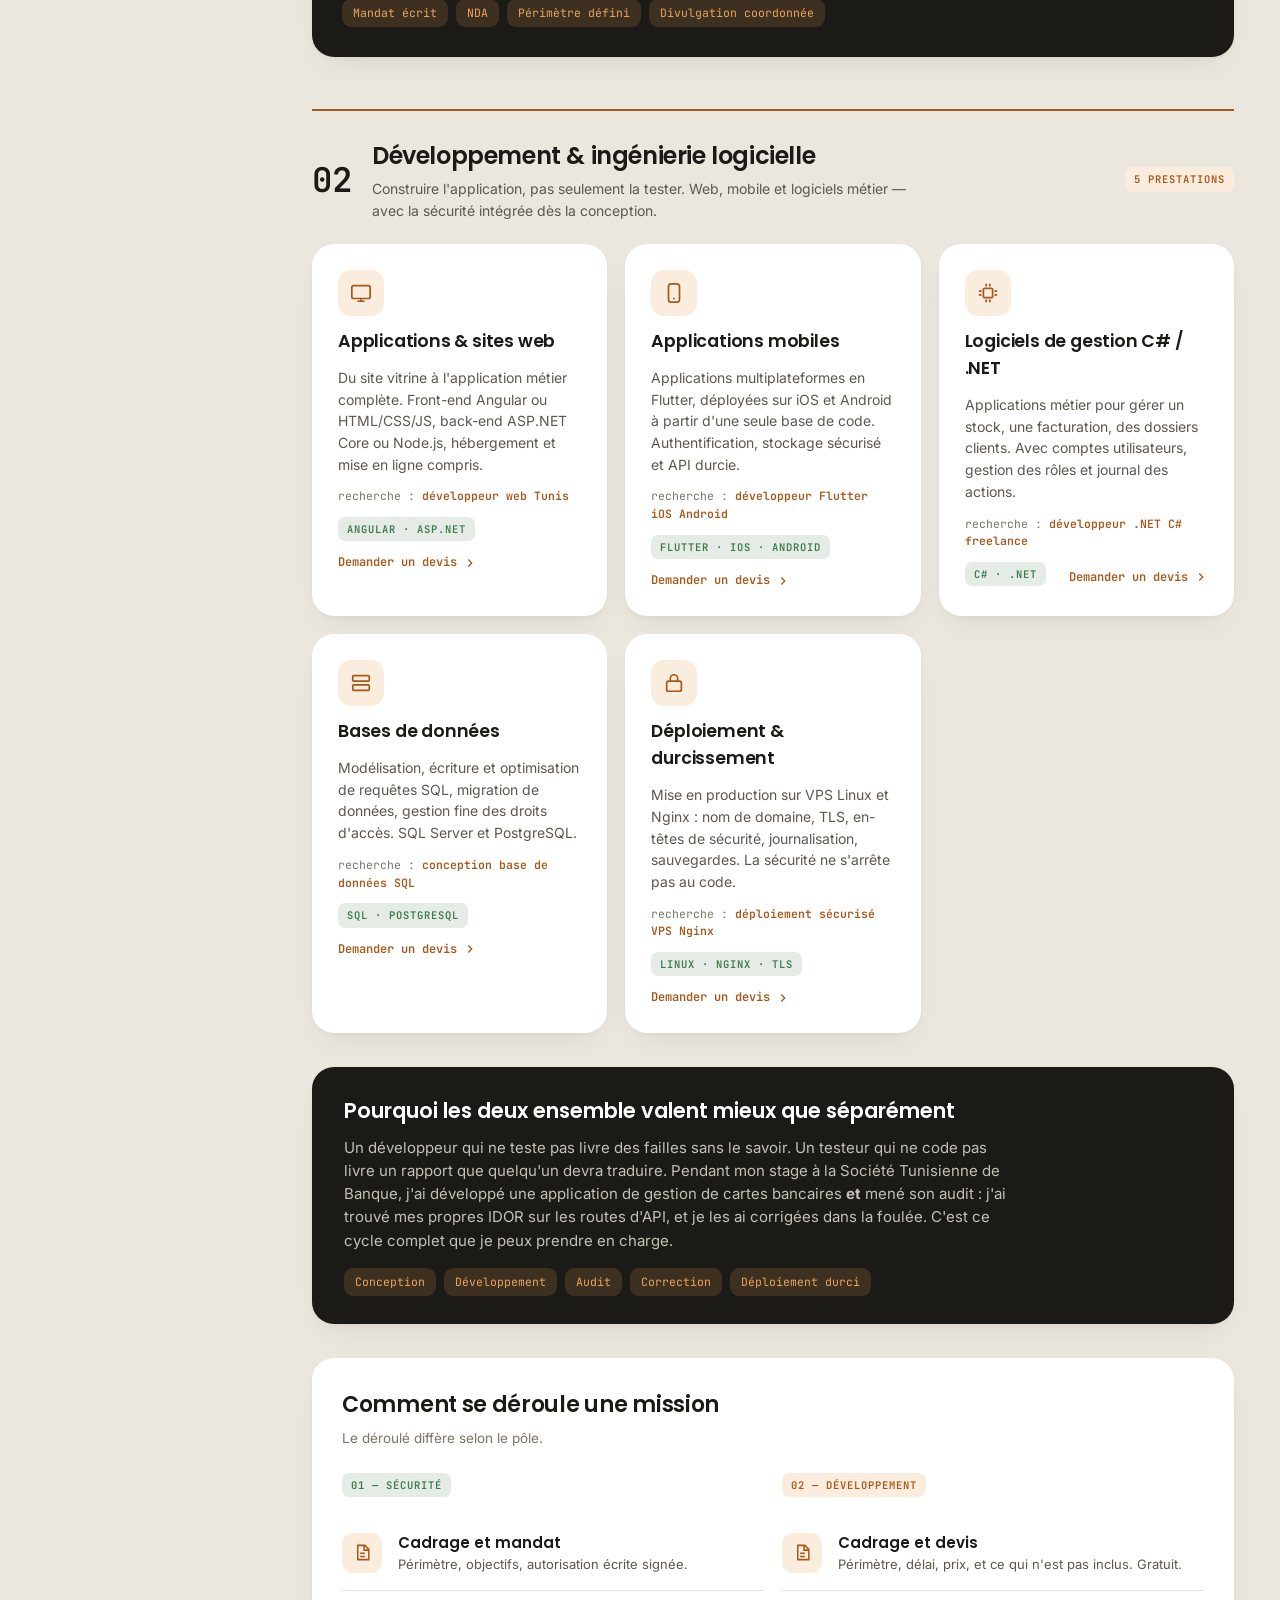
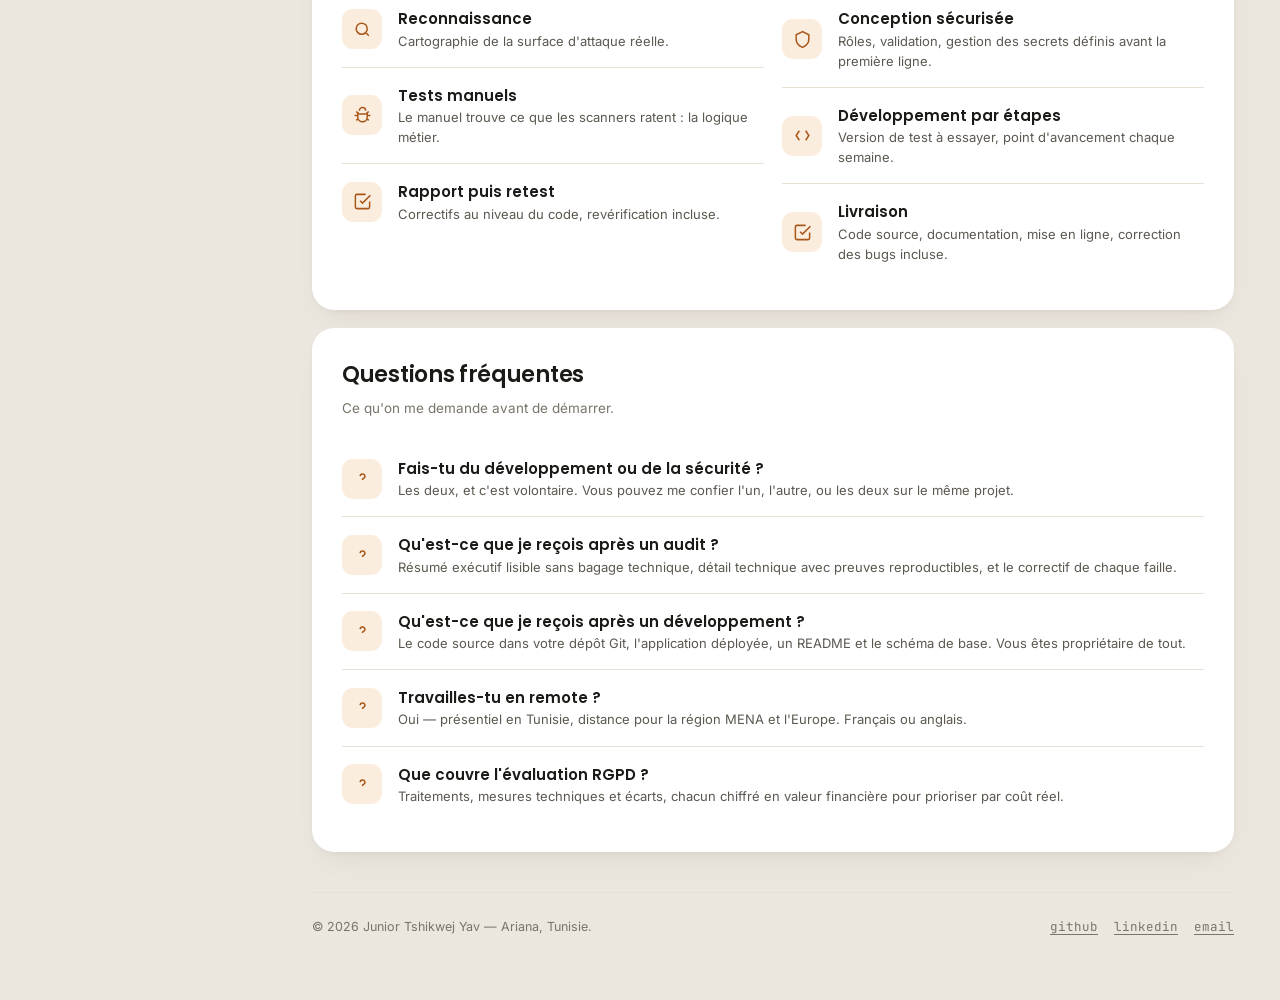
<file: services.html>
<!DOCTYPE html>
<html lang="fr">
<head>
<meta charset="UTF-8">
<meta name="viewport" content="width=device-width, initial-scale=1.0">

<title>Services — Pentest, audit API et développement web & mobile | 0xTRACE Tunisie</title>
<meta name="description" content="Deux pôles de prestations par Junior Tshikwej Yav : sécurité offensive (test d'intrusion, audit d'API, revue de code, conformité RGPD) et développement (web, mobile Flutter, logiciels C# .NET, bases de données). Ariana, Tunisie et remote MENA.">
<meta name="author" content="Junior Tshikwej Yav">
<link rel="canonical" href="https://0xtrace.dev/services.html">
<meta name="robots" content="index,follow,max-image-preview:large">
<meta name="theme-color" content="#EBE6DE">

<meta property="og:type" content="website">
<meta property="og:site_name" content="0xTRACE — Junior Tshikwej Yav">
<meta property="og:title" content="Services — Pentest, audit API et développement web & mobile | 0xTRACE Tunisie">
<meta property="og:description" content="Deux pôles de prestations par Junior Tshikwej Yav : sécurité offensive (test d'intrusion, audit d'API, revue de code, conformité RGPD) et développement (web, mobile Flutter, logiciels C# .NET, bases de données). Ariana, Tunisie et remote MENA.">
<meta property="og:url" content="https://0xtrace.dev/services.html">
<meta property="og:locale" content="fr_FR">
<meta property="og:image" content="https://0xtrace.dev/assets/og-image.jpg">
<meta property="og:image:width" content="1200">
<meta property="og:image:height" content="630">
<meta name="twitter:card" content="summary_large_image">
<meta name="twitter:image" content="https://0xtrace.dev/assets/og-image.jpg">

<link rel="icon" href="/favicon.ico" sizes="any">
<link rel="icon" href="/assets/icon.svg" type="image/svg+xml">
<link rel="apple-touch-icon" href="/assets/apple-touch-icon.png">
<link rel="manifest" href="/site.webmanifest">

<link rel="preconnect" href="https://fonts.googleapis.com">
<link rel="preconnect" href="https://fonts.gstatic.com" crossorigin>
<link href="https://fonts.googleapis.com/css2?family=Poppins:wght@600&family=Inter:wght@400;500;600&family=JetBrains+Mono:wght@400;600&display=swap" rel="stylesheet">
<link rel="stylesheet" href="assets/styles.css">
<script src="assets/app.js" defer></script>
<script type="application/ld+json">
{
  "@context":"https://schema.org",
  "@graph":[
    {
      "@type":"ItemList",
      "name":"Prestations — sécurité offensive et développement",
      "itemListElement":[
        {"@type":"ListItem","position":1,"item":{"@type":"Service","name":"Test d'intrusion d'applications web","serviceType":"Web application penetration testing","areaServed":["TN","MENA","FR"],"provider":{"@id":"https://0xtrace.dev/#person"}}},
        {"@type":"ListItem","position":2,"item":{"@type":"Service","name":"Audit de sécurité des API","serviceType":"API security audit","areaServed":["TN","MENA","FR"],"provider":{"@id":"https://0xtrace.dev/#person"}}},
        {"@type":"ListItem","position":3,"item":{"@type":"Service","name":"Revue de code sécurisée","serviceType":"Secure code review","provider":{"@id":"https://0xtrace.dev/#person"}}},
        {"@type":"ListItem","position":4,"item":{"@type":"Service","name":"Évaluation de conformité RGPD chiffrée","serviceType":"GDPR compliance assessment","provider":{"@id":"https://0xtrace.dev/#person"}}},
        {"@type":"ListItem","position":5,"item":{"@type":"Service","name":"Développement d'applications web","serviceType":"Web application development","areaServed":["TN","MENA","FR"],"provider":{"@id":"https://0xtrace.dev/#person"}}},
        {"@type":"ListItem","position":6,"item":{"@type":"Service","name":"Développement d'applications mobiles","serviceType":"Mobile application development","provider":{"@id":"https://0xtrace.dev/#person"}}},
        {"@type":"ListItem","position":7,"item":{"@type":"Service","name":"Logiciels de gestion C# et .NET","serviceType":".NET software development","provider":{"@id":"https://0xtrace.dev/#person"}}},
        {"@type":"ListItem","position":8,"item":{"@type":"Service","name":"Conception de bases de données","serviceType":"Database design","provider":{"@id":"https://0xtrace.dev/#person"}}},
        {"@type":"ListItem","position":9,"item":{"@type":"Service","name":"Déploiement et durcissement de serveurs","serviceType":"Server hardening and deployment","provider":{"@id":"https://0xtrace.dev/#person"}}}
      ]
    },
    {
      "@type":"FAQPage",
      "mainEntity":[
        {"@type":"Question","name":"Fais-tu du développement ou de la sécurité ?","acceptedAnswer":{"@type":"Answer","text":"Les deux, et c'est volontaire. Je développe des applications web et mobiles depuis ma licence en génie logiciel, et je teste la sécurité applicative depuis mon Master en cybersécurité. Vous pouvez me confier l'un ou l'autre séparément, ou les deux sur le même projet."}},
        {"@type":"Question","name":"Comment se déroule un test d'intrusion ?","acceptedAnswer":{"@type":"Answer","text":"Cadrage et définition du périmètre, autorisation écrite, reconnaissance, tests manuels appuyés par l'outillage, puis rapport et retest après correction. Rien n'est testé sans autorisation formelle du propriétaire du système."}},
        {"@type":"Question","name":"Qu'est-ce que je reçois à la fin d'un audit ?","acceptedAnswer":{"@type":"Answer","text":"Un rapport en deux parties : un résumé exécutif compréhensible sans bagage technique, et le détail technique avec preuves de concept reproductibles. Chaque vulnérabilité est accompagnée de son correctif au niveau du code."}},
        {"@type":"Question","name":"Qu'est-ce que je reçois à la fin d'un développement ?","acceptedAnswer":{"@type":"Answer","text":"Le code source complet dans votre dépôt Git, l'application déployée, un README d'installation et de maintenance, et le schéma de base de données. Vous êtes propriétaire de tout."}},
        {"@type":"Question","name":"Travailles-tu en remote et hors de Tunisie ?","acceptedAnswer":{"@type":"Answer","text":"Oui. Basé à Ariana dans le Grand Tunis, j'interviens en présentiel en Tunisie et à distance pour la région MENA et l'Europe, en français comme en anglais."}},
        {"@type":"Question","name":"Que couvre l'évaluation de conformité RGPD ?","acceptedAnswer":{"@type":"Answer","text":"Un état des lieux des traitements de données, des mesures techniques et des écarts de conformité. Chaque écart est chiffré en valeur financière, ce qui permet de prioriser les corrections par coût réel plutôt que par ordre d'apparition dans un référentiel."}}
      ]
    },
    {
      "@type":"BreadcrumbList",
      "itemListElement":[
        {"@type":"ListItem","position":1,"name":"Accueil","item":"https://0xtrace.dev/"},
        {"@type":"ListItem","position":2,"name":"Services","item":"https://0xtrace.dev/services.html"}
      ]
    }
  ]
}
</script>

<script async src="https://www.googletagmanager.com/gtag/js?id=G-66G0GLY5YP"></script>
<script src="assets/analytics.js" defer></script>
</head>
<body>
<a class="skip" href="#contenu">Aller au contenu</a>
<div class="app">
  <aside class="sidebar">
    <a class="brand" href="index.html">
      <span class="glyph" aria-hidden="true">&gt;_</span>
      <span class="word">0xTRACE<small>DEV &amp; SÉCURITÉ</small></span>
    </a>
    <nav class="nav" id="nav" aria-label="Navigation principale">
      <a href="index.html"><svg fill="none" stroke="currentColor" viewBox="0 0 24 24" aria-hidden="true"><path d="M3 10.5 12 3l9 7.5M5 9.5V21h5v-6h4v6h5V9.5"/></svg>Accueil</a>
      <a href="about.html"><svg fill="none" stroke="currentColor" viewBox="0 0 24 24" aria-hidden="true"><circle cx="12" cy="8" r="4"/><path d="M4 21c0-4 4-6 8-6s8 2 8 6"/></svg>À propos</a>
      <a class="active" href="services.html" aria-current="page"><svg fill="none" stroke="currentColor" viewBox="0 0 24 24" aria-hidden="true"><path d="M12 2 4 6v6c0 5 3.5 8 8 10 4.5-2 8-5 8-10V6z"/></svg>Services<svg class="chev" fill="none" stroke="currentColor" viewBox="0 0 24 24" aria-hidden="true"><path d="m9 18 6-6-6-6"/></svg></a>
      <a href="projects.html"><svg fill="none" stroke="currentColor" viewBox="0 0 24 24" aria-hidden="true"><path d="m16 18 4-6-4-6M8 6l-4 6 4 6"/></svg>Projets</a>
      <a href="research.html"><svg fill="none" stroke="currentColor" viewBox="0 0 24 24" aria-hidden="true"><path d="M8 6a4 4 0 0 1 8 0M6 10h12v4a6 6 0 0 1-12 0zM2 12h4M18 12h4M4 7l3 2M20 7l-3 2M4 18l3-2M20 18l-3-2"/></svg>Recherche</a>
      <a href="quiz.html"><svg fill="none" stroke="currentColor" viewBox="0 0 24 24" aria-hidden="true"><circle cx="12" cy="12" r="9"/><circle cx="12" cy="12" r="4"/><path d="M12 2v3M12 19v3M2 12h3M19 12h3"/></svg>Quiz sécurité</a>
      <a href="contact.html"><svg fill="none" stroke="currentColor" viewBox="0 0 24 24" aria-hidden="true"><path d="M3 6h18v12H3z"/><path d="m3 7 9 6 9-6"/></svg>Contact</a>
    </nav>
    <button class="menu-btn" type="button" aria-label="Ouvrir le menu" aria-expanded="false" aria-controls="nav"><svg fill="none" stroke="currentColor" viewBox="0 0 24 24" aria-hidden="true"><path d="M4 6h16M4 12h16M4 18h16"/></svg></button>
    <div class="side-foot">
      <div class="me">
        <span class="ava" aria-hidden="true">JT</span>
        <span class="who"><b>Junior Tshikwej Yav</b><span>Ariana · TN</span></span>
      </div>
      <div class="status"><span class="dot" aria-hidden="true"></span> Recherche stage de mémoire — sécurité offensive</div>
      <a class="btn ghost side-cta" href="cv/junior-tshikwej-yav-cv.pdf" download><svg fill="none" stroke="currentColor" viewBox="0 0 24 24" aria-hidden="true"><path d="M12 3v12m0 0-4-4m4 4 4-4M4 17v2a2 2 0 0 0 2 2h12a2 2 0 0 0 2-2v-2"/></svg>Télécharger le CV</a>
    </div>
  </aside>

  <main class="main" id="contenu">
    <div class="topbar">
      <p class="crumbs"><a href="index.html">Accueil</a> · Services</p>
      <div class="top-actions"><a class="btn" href="contact.html">Demander un devis</a></div>
    </div>

    <p class="eyebrow">Services</p>
    <h1 class="display">Deux métiers,<br>un seul <span class="hl">interlocuteur.</span></h1>
    <p class="lead">Je construis des applications, et je teste la sécurité des applications. Ce sont deux offres distinctes — vous pouvez me confier l'une, l'autre, ou les deux sur le même projet. Basé à Ariana, j'interviens en Tunisie et à distance pour la région MENA et l'Europe.</p>

    <div class="pole reveal">
      <span class="pole-num" aria-hidden="true">01</span>
      <div class="pole-txt">
        <h2>Sécurité offensive &amp; audit</h2>
        <p>Trouver ce qui casse avant que quelqu'un d'autre ne le trouve — et livrer le correctif, pas seulement l'alerte.</p>
      </div>
      <span class="badge live">4 prestations</span>
    </div>

    <section class="grid3" aria-label="Prestations de sécurité">
      <div class="item reveal">
        <span class="ic" aria-hidden="true"><svg fill="none" stroke="currentColor" viewBox="0 0 24 24" aria-hidden="true"><path d="M12 2 4 6v6c0 5 3.5 8 8 10 4.5-2 8-5 8-10V6z"/><path d="m9 12 2 2 4-4"/></svg></span>
        <h3>Test d'intrusion applicatif</h3>
        <p>J'attaque votre application comme le ferait un adversaire réel : contrôle d'accès, injections, logique métier, authentification. Livré avec des preuves reproductibles et un plan de correction priorisé.</p>
        <div class="kw">recherche : <b>test d'intrusion application web Tunisie</b></div>
        <div class="row">
          <span class="badge live">Web · Mobile</span>
          <a class="go" href="contact.html">Demander un devis <svg fill="none" stroke="currentColor" viewBox="0 0 24 24" aria-hidden="true"><path d="m9 18 6-6-6-6"/></svg></a>
        </div>
      </div>

      <div class="item reveal">
        <span class="ic" aria-hidden="true"><svg fill="none" stroke="currentColor" viewBox="0 0 24 24" aria-hidden="true"><path d="M10 13a5 5 0 0 0 7 0l3-3a5 5 0 0 0-7-7l-1 1"/><path d="M14 11a5 5 0 0 0-7 0l-3 3a5 5 0 0 0 7 7l1-1"/></svg></span>
        <h3>Audit de sécurité des API</h3>
        <p>REST et GraphQL : IDOR/BOLA, affectation de masse, exposition de données, introspection, contournement de RBAC. C'est là que se logent la plupart des failles critiques des produits modernes.</p>
        <div class="kw">recherche : <b>audit sécurité API REST GraphQL</b></div>
        <div class="row">
          <span class="badge live">REST · GraphQL</span>
          <a class="go" href="contact.html">Demander un devis <svg fill="none" stroke="currentColor" viewBox="0 0 24 24" aria-hidden="true"><path d="m9 18 6-6-6-6"/></svg></a>
        </div>
      </div>

      <div class="item reveal">
        <span class="ic" aria-hidden="true"><svg fill="none" stroke="currentColor" viewBox="0 0 24 24" aria-hidden="true"><path d="m16 18 4-6-4-6M8 6l-4 6 4 6"/></svg></span>
        <h3>Revue de code sécurisée</h3>
        <p>Je lis votre code. Je ne signale pas seulement qu'une route est vulnérable : je montre la vérification absente et j'écris le correctif — pas une alerte de scanner à interpréter.</p>
        <div class="kw">recherche : <b>revue de code sécurité ASP.NET Node</b></div>
        <div class="row">
          <span class="badge live">ASP.NET · Node · Java</span>
          <a class="go" href="contact.html">Demander un devis <svg fill="none" stroke="currentColor" viewBox="0 0 24 24" aria-hidden="true"><path d="m9 18 6-6-6-6"/></svg></a>
        </div>
      </div>

      <div class="item reveal">
        <span class="ic" aria-hidden="true"><svg fill="none" stroke="currentColor" viewBox="0 0 24 24" aria-hidden="true"><path d="M12 3v18M7 7h10M5 7l-3 7h6zM19 7l-3 7h6z"/></svg></span>
        <h3>Évaluation RGPD chiffrée</h3>
        <p>Un état des lieux de conformité où chaque écart est traduit en valeur financière. Vous priorisez par ce que chaque manquement vous coûterait réellement, pas par ordre d'apparition dans un référentiel.</p>
        <div class="kw">recherche : <b>mise en conformité RGPD PME</b></div>
        <div class="row">
          <span class="badge live">PME · Chiffré en €</span>
          <a class="go" href="contact.html">Demander un devis <svg fill="none" stroke="currentColor" viewBox="0 0 24 24" aria-hidden="true"><path d="m9 18 6-6-6-6"/></svg></a>
        </div>
      </div>

    </section>

    <div class="card dark reveal section-gap">
      <span class="badge">Cadre de travail</span>
      <h2 class="section-gap">Rien sans autorisation écrite</h2>
      <p>Aucun test n'est mené sans mandat formel du propriétaire du système, avec un périmètre et une fenêtre d'intervention définis. Divulgation coordonnée, accord de confidentialité sur demande, et destruction des données collectées en fin de mission.</p>
      <div class="tags section-gap">
        <span class="tag">Mandat écrit</span><span class="tag">NDA</span>
        <span class="tag">Périmètre défini</span><span class="tag">Divulgation coordonnée</span>
      </div>
    </div>

    <div class="pole alt reveal">
      <span class="pole-num" aria-hidden="true">02</span>
      <div class="pole-txt">
        <h2>Développement &amp; ingénierie logicielle</h2>
        <p>Construire l'application, pas seulement la tester. Web, mobile et logiciels métier — avec la sécurité intégrée dès la conception.</p>
      </div>
      <span class="badge wip">5 prestations</span>
    </div>

    <section class="grid3" aria-label="Prestations de développement">
      <div class="item reveal">
        <span class="ic" aria-hidden="true"><svg fill="none" stroke="currentColor" viewBox="0 0 24 24" aria-hidden="true"><rect x="2" y="4" width="20" height="14" rx="2"/><path d="M8 21h8M12 18v3"/></svg></span>
        <h3>Applications &amp; sites web</h3>
        <p>Du site vitrine à l'application métier complète. Front-end Angular ou HTML/CSS/JS, back-end ASP.NET Core ou Node.js, hébergement et mise en ligne compris.</p>
        <div class="kw">recherche : <b>développeur web Tunis</b></div>
        <div class="row">
          <span class="badge live">Angular · ASP.NET</span>
          <a class="go" href="contact.html">Demander un devis <svg fill="none" stroke="currentColor" viewBox="0 0 24 24" aria-hidden="true"><path d="m9 18 6-6-6-6"/></svg></a>
        </div>
      </div>

      <div class="item reveal">
        <span class="ic" aria-hidden="true"><svg fill="none" stroke="currentColor" viewBox="0 0 24 24" aria-hidden="true"><rect x="6" y="2" width="12" height="20" rx="3"/><path d="M11 18h2"/></svg></span>
        <h3>Applications mobiles</h3>
        <p>Applications multiplateformes en Flutter, déployées sur iOS et Android à partir d'une seule base de code. Authentification, stockage sécurisé et API durcie.</p>
        <div class="kw">recherche : <b>développeur Flutter iOS Android</b></div>
        <div class="row">
          <span class="badge live">Flutter · iOS · Android</span>
          <a class="go" href="contact.html">Demander un devis <svg fill="none" stroke="currentColor" viewBox="0 0 24 24" aria-hidden="true"><path d="m9 18 6-6-6-6"/></svg></a>
        </div>
      </div>

      <div class="item reveal">
        <span class="ic" aria-hidden="true"><svg fill="none" stroke="currentColor" viewBox="0 0 24 24" aria-hidden="true"><rect x="7" y="7" width="10" height="10" rx="1"/><path d="M10 2v3M14 2v3M10 19v3M14 19v3M2 10h3M2 14h3M19 10h3M19 14h3"/></svg></span>
        <h3>Logiciels de gestion C# / .NET</h3>
        <p>Applications métier pour gérer un stock, une facturation, des dossiers clients. Avec comptes utilisateurs, gestion des rôles et journal des actions.</p>
        <div class="kw">recherche : <b>développeur .NET C# freelance</b></div>
        <div class="row">
          <span class="badge live">C# · .NET</span>
          <a class="go" href="contact.html">Demander un devis <svg fill="none" stroke="currentColor" viewBox="0 0 24 24" aria-hidden="true"><path d="m9 18 6-6-6-6"/></svg></a>
        </div>
      </div>

      <div class="item reveal">
        <span class="ic" aria-hidden="true"><svg fill="none" stroke="currentColor" viewBox="0 0 24 24" aria-hidden="true"><rect x="3" y="4" width="18" height="6" rx="1"/><rect x="3" y="14" width="18" height="6" rx="1"/><path d="M7 7h.01M7 17h.01"/></svg></span>
        <h3>Bases de données</h3>
        <p>Modélisation, écriture et optimisation de requêtes SQL, migration de données, gestion fine des droits d'accès. SQL Server et PostgreSQL.</p>
        <div class="kw">recherche : <b>conception base de données SQL</b></div>
        <div class="row">
          <span class="badge live">SQL · PostgreSQL</span>
          <a class="go" href="contact.html">Demander un devis <svg fill="none" stroke="currentColor" viewBox="0 0 24 24" aria-hidden="true"><path d="m9 18 6-6-6-6"/></svg></a>
        </div>
      </div>

      <div class="item reveal">
        <span class="ic" aria-hidden="true"><svg fill="none" stroke="currentColor" viewBox="0 0 24 24" aria-hidden="true"><rect x="4" y="10" width="16" height="11" rx="2"/><path d="M8 10V7a4 4 0 0 1 8 0v3"/></svg></span>
        <h3>Déploiement &amp; durcissement</h3>
        <p>Mise en production sur VPS Linux et Nginx : nom de domaine, TLS, en-têtes de sécurité, journalisation, sauvegardes. La sécurité ne s'arrête pas au code.</p>
        <div class="kw">recherche : <b>déploiement sécurisé VPS Nginx</b></div>
        <div class="row">
          <span class="badge live">Linux · Nginx · TLS</span>
          <a class="go" href="contact.html">Demander un devis <svg fill="none" stroke="currentColor" viewBox="0 0 24 24" aria-hidden="true"><path d="m9 18 6-6-6-6"/></svg></a>
        </div>
      </div>

    </section>

    <!-- Jonction entre les deux pôles -->
    <div class="bridge reveal">
      <h2>Pourquoi les deux ensemble valent mieux que séparément</h2>
      <p>Un développeur qui ne teste pas livre des failles sans le savoir. Un testeur qui ne code pas livre un rapport que quelqu'un devra traduire. Pendant mon stage à la Société Tunisienne de Banque, j'ai développé une application de gestion de cartes bancaires <b>et</b> mené son audit : j'ai trouvé mes propres IDOR sur les routes d'API, et je les ai corrigées dans la foulée. C'est ce cycle complet que je peux prendre en charge.</p>
      <div class="tags">
        <span class="tag">Conception</span><span class="tag">Développement</span>
        <span class="tag">Audit</span><span class="tag">Correction</span><span class="tag">Déploiement durci</span>
      </div>
    </div>

    <section class="section-gap-lg">
      <div class="card reveal">
        <h2>Comment se déroule une mission</h2>
        <p class="sub">Le déroulé diffère selon le pôle.</p>
        <div class="grid2 section-gap">
          <div>
            <span class="badge live">01 — Sécurité</span>
            <div class="rows section-gap">
              <div class="rowline"><span class="ic" aria-hidden="true"><svg fill="none" stroke="currentColor" viewBox="0 0 24 24" aria-hidden="true"><path d="M6 3h9l5 5v13H6z"/><path d="M14 3v6h6M9 13h6M9 17h6"/></svg></span><div class="lbl"><b>Cadrage et mandat</b><span>Périmètre, objectifs, autorisation écrite signée.</span></div></div>
              <div class="rowline"><span class="ic" aria-hidden="true"><svg fill="none" stroke="currentColor" viewBox="0 0 24 24" aria-hidden="true"><circle cx="11" cy="11" r="7"/><path d="m20 20-3.5-3.5"/></svg></span><div class="lbl"><b>Reconnaissance</b><span>Cartographie de la surface d'attaque réelle.</span></div></div>
              <div class="rowline"><span class="ic" aria-hidden="true"><svg fill="none" stroke="currentColor" viewBox="0 0 24 24" aria-hidden="true"><path d="M8 6a4 4 0 0 1 8 0M6 10h12v4a6 6 0 0 1-12 0zM2 12h4M18 12h4M4 7l3 2M20 7l-3 2M4 18l3-2M20 18l-3-2"/></svg></span><div class="lbl"><b>Tests manuels</b><span>Le manuel trouve ce que les scanners ratent : la logique métier.</span></div></div>
              <div class="rowline"><span class="ic" aria-hidden="true"><svg fill="none" stroke="currentColor" viewBox="0 0 24 24" aria-hidden="true"><path d="M9 11l3 3L22 4"/><path d="M21 12v7a2 2 0 0 1-2 2H5a2 2 0 0 1-2-2V5a2 2 0 0 1 2-2h11"/></svg></span><div class="lbl"><b>Rapport puis retest</b><span>Correctifs au niveau du code, revérification incluse.</span></div></div>
            </div>
          </div>
          <div>
            <span class="badge wip">02 — Développement</span>
            <div class="rows section-gap">
              <div class="rowline"><span class="ic" aria-hidden="true"><svg fill="none" stroke="currentColor" viewBox="0 0 24 24" aria-hidden="true"><path d="M6 3h9l5 5v13H6z"/><path d="M14 3v6h6M9 13h6M9 17h6"/></svg></span><div class="lbl"><b>Cadrage et devis</b><span>Périmètre, délai, prix, et ce qui n'est pas inclus. Gratuit.</span></div></div>
              <div class="rowline"><span class="ic" aria-hidden="true"><svg fill="none" stroke="currentColor" viewBox="0 0 24 24" aria-hidden="true"><path d="M12 2 4 6v6c0 5 3.5 8 8 10 4.5-2 8-5 8-10V6z"/></svg></span><div class="lbl"><b>Conception sécurisée</b><span>Rôles, validation, gestion des secrets définis avant la première ligne.</span></div></div>
              <div class="rowline"><span class="ic" aria-hidden="true"><svg fill="none" stroke="currentColor" viewBox="0 0 24 24" aria-hidden="true"><path d="m16 18 4-6-4-6M8 6l-4 6 4 6"/></svg></span><div class="lbl"><b>Développement par étapes</b><span>Version de test à essayer, point d'avancement chaque semaine.</span></div></div>
              <div class="rowline"><span class="ic" aria-hidden="true"><svg fill="none" stroke="currentColor" viewBox="0 0 24 24" aria-hidden="true"><path d="M9 11l3 3L22 4"/><path d="M21 12v7a2 2 0 0 1-2 2H5a2 2 0 0 1-2-2V5a2 2 0 0 1 2-2h11"/></svg></span><div class="lbl"><b>Livraison</b><span>Code source, documentation, mise en ligne, correction des bugs incluse.</span></div></div>
            </div>
          </div>
        </div>
      </div>
    </section>

    <section class="section-gap">
      <div class="card reveal">
        <h2>Questions fréquentes</h2>
        <p class="sub">Ce qu'on me demande avant de démarrer.</p>
        <div class="rows">
          <div class="rowline"><span class="ic" aria-hidden="true"><svg fill="none" stroke="currentColor" viewBox="0 0 24 24" aria-hidden="true"><path d="M9 9a3 3 0 1 1 4 3c-1 .5-1 1-1 2M12 17h.01"/></svg></span><div class="lbl"><b>Fais-tu du développement ou de la sécurité ?</b><span>Les deux, et c'est volontaire. Vous pouvez me confier l'un, l'autre, ou les deux sur le même projet.</span></div></div>
          <div class="rowline"><span class="ic" aria-hidden="true"><svg fill="none" stroke="currentColor" viewBox="0 0 24 24" aria-hidden="true"><path d="M9 9a3 3 0 1 1 4 3c-1 .5-1 1-1 2M12 17h.01"/></svg></span><div class="lbl"><b>Qu'est-ce que je reçois après un audit ?</b><span>Résumé exécutif lisible sans bagage technique, détail technique avec preuves reproductibles, et le correctif de chaque faille.</span></div></div>
          <div class="rowline"><span class="ic" aria-hidden="true"><svg fill="none" stroke="currentColor" viewBox="0 0 24 24" aria-hidden="true"><path d="M9 9a3 3 0 1 1 4 3c-1 .5-1 1-1 2M12 17h.01"/></svg></span><div class="lbl"><b>Qu'est-ce que je reçois après un développement ?</b><span>Le code source dans votre dépôt Git, l'application déployée, un README et le schéma de base. Vous êtes propriétaire de tout.</span></div></div>
          <div class="rowline"><span class="ic" aria-hidden="true"><svg fill="none" stroke="currentColor" viewBox="0 0 24 24" aria-hidden="true"><path d="M9 9a3 3 0 1 1 4 3c-1 .5-1 1-1 2M12 17h.01"/></svg></span><div class="lbl"><b>Travailles-tu en remote ?</b><span>Oui — présentiel en Tunisie, distance pour la région MENA et l'Europe. Français ou anglais.</span></div></div>
          <div class="rowline"><span class="ic" aria-hidden="true"><svg fill="none" stroke="currentColor" viewBox="0 0 24 24" aria-hidden="true"><path d="M9 9a3 3 0 1 1 4 3c-1 .5-1 1-1 2M12 17h.01"/></svg></span><div class="lbl"><b>Que couvre l'évaluation RGPD ?</b><span>Traitements, mesures techniques et écarts, chacun chiffré en valeur financière pour prioriser par coût réel.</span></div></div>
        </div>
      </div>
    </section>

    <footer class="foot">
      <span>© <span data-year>2026</span> Junior Tshikwej Yav — Ariana, Tunisie.</span>
      <span class="soc">
        <a href="https://github.com/juniorbroozeur" rel="noopener noreferrer me" target="_blank">github</a>
        <a href="https://www.linkedin.com/in/junior-tshikwej-yav-7a8baa358" rel="noopener noreferrer me" target="_blank">linkedin</a>
        <a href="mailto:tshikwejj@gmail.com">email</a>
      </span>
    </footer>
  </main>
</div>
</body>
</html>
</file>
<file: assets/styles.css>
/* =========================================================
   0xTRACE — Junior Tshikwej Yav
   Design system : canvas greige, cartes blanches arrondies,
   accent orange, Poppins display / Inter texte / JetBrains data.

   Les polices sont chargées via <link rel=preconnect> dans le
   <head> de chaque page (pas via @import : @import sérialise
   les requêtes et retarde le premier rendu).
   ========================================================= */

:root{
  --bg:#EBE6DE;
  --surface:#FFFFFF;
  --surface-2:#F7F3EC;
  --ink:#1B1A17;
  --ink-soft:#5C5850;          /* AA sur blanc : ~7.0:1 */
  --ink-faint:#7A756A;         /* AA sur blanc : ~4.6:1 */
  --accent:#A8571A;            /* AA sur blanc : ~5.2:1 — texte & icônes */
  --accent-2:#EBA45B;          /* clair : fonds et texte sur fond sombre uniquement */
  --accent-grad:linear-gradient(135deg,#B25F18 0%,#94490F 100%); /* blanc dessus : AA */
  --tint:#FBEDDD;
  --line:#E6E0D6;
  --good:#3F7A4B;              /* AA sur blanc : ~4.8:1 */
  --radius:22px;
  --radius-sm:14px;
  --shadow:0 2px 4px rgba(30,25,15,.03),0 14px 34px -14px rgba(30,25,15,.09);
  --shadow-sm:0 1px 2px rgba(30,25,15,.04),0 6px 16px -10px rgba(30,25,15,.10);
  --sidebar:266px;
}

*{box-sizing:border-box;margin:0;padding:0}
html{scroll-behavior:smooth}
body{
  font-family:'Inter',system-ui,-apple-system,sans-serif;
  background:var(--bg);
  color:var(--ink);
  line-height:1.55;
  -webkit-font-smoothing:antialiased;
  min-height:100vh;
}
a{color:inherit;text-decoration:none}
img{max-width:100%;display:block}

/* ---------- Focus clavier (visible partout) ---------- */
:focus-visible{
  outline:3px solid var(--accent);
  outline-offset:3px;
  border-radius:6px;
}
.field :focus-visible{outline-offset:0}

/* ---------- Skip link ---------- */
.skip{
  position:absolute;left:-9999px;top:0;z-index:999;
  background:var(--ink);color:#fff;padding:12px 20px;border-radius:0 0 12px 0;
  font-size:14px;font-weight:600;
}
.skip:focus{left:0}

/* ---------- Layout shell ---------- */
.app{display:flex;min-height:100vh}

.sidebar{
  width:var(--sidebar);
  flex:0 0 var(--sidebar);
  padding:30px 22px;
  display:flex;
  flex-direction:column;
  position:sticky;
  top:0;
  height:100vh;
}
.main{
  flex:1;
  min-width:0;
  padding:30px 46px 64px;
}

/* ---------- Brand ---------- */
.brand{display:flex;align-items:center;gap:13px;margin-bottom:38px}
.brand .glyph{
  width:52px;height:52px;border-radius:16px;
  background:var(--accent-grad);
  display:grid;place-items:center;
  font-family:'JetBrains Mono',ui-monospace,monospace;font-weight:700;font-size:22px;color:#fff;
  box-shadow:0 8px 18px -6px rgba(154,79,22,.45);
}
.brand .word{font-family:'Poppins',sans-serif;font-weight:600;font-size:19px;letter-spacing:.5px;line-height:1}
.brand .word small{display:block;font-family:'JetBrains Mono',ui-monospace,monospace;font-weight:400;font-size:10px;letter-spacing:2.4px;color:var(--ink-faint);margin-top:3px}

/* ---------- Nav ---------- */
.nav{display:flex;flex-direction:column;gap:4px}
.nav a{
  display:flex;align-items:center;gap:13px;
  padding:12px 15px;border-radius:14px;
  color:var(--ink-soft);font-weight:500;font-size:14.5px;
  transition:background .18s,color .18s,box-shadow .18s;
}
.nav a svg{width:19px;height:19px;stroke-width:1.9;flex:0 0 19px}
.nav a:hover{background:#fff;color:var(--ink);box-shadow:var(--shadow-sm)}
.nav a.active{
  background:var(--accent-grad);color:#fff;font-weight:600;
  box-shadow:0 10px 22px -8px rgba(154,79,22,.5);
}
.nav a.active .chev{margin-left:auto;opacity:.9}
.nav a:not(.active) .chev{display:none}

/* ---------- Sidebar footer ---------- */
.side-foot{margin-top:auto;padding-top:22px;border-top:1px solid var(--line)}
.me{display:flex;align-items:center;gap:12px}
.me .ava{
  width:44px;height:44px;border-radius:50%;
  background:var(--accent-grad);color:#fff;
  display:grid;place-items:center;font-family:'JetBrains Mono',ui-monospace,monospace;font-weight:700;font-size:15px;
  flex:0 0 44px;
}
.me .who{line-height:1.25;min-width:0}
.me .who b{font-family:'Poppins',sans-serif;font-weight:600;font-size:14px;display:block}
.me .who span{display:block;font-family:'JetBrains Mono',ui-monospace,monospace;font-size:10.5px;letter-spacing:1.2px;color:var(--accent);text-transform:uppercase;margin-top:2px}
.status{margin-top:16px;font-size:12.5px;color:var(--ink-soft);display:flex;align-items:center;gap:8px}
.dot{width:8px;height:8px;border-radius:50%;background:var(--good);box-shadow:0 0 0 4px rgba(63,122,75,.16);flex:0 0 8px}
.side-cta{margin-top:14px;width:100%;justify-content:center}

/* ---------- Topbar ---------- */
.topbar{display:flex;align-items:center;justify-content:space-between;margin-bottom:34px;gap:16px;flex-wrap:wrap}
.crumbs{font-family:'JetBrains Mono',ui-monospace,monospace;font-size:11.5px;letter-spacing:2px;color:var(--ink-faint);text-transform:uppercase}
.crumbs a:hover{color:var(--accent)}
.top-actions{display:flex;align-items:center;gap:10px;flex-wrap:wrap}
.btn{
  display:inline-flex;align-items:center;gap:8px;
  padding:11px 20px;border-radius:12px;font-weight:600;font-size:13.5px;
  font-family:inherit;
  background:var(--accent-grad);color:#fff;border:none;cursor:pointer;
  box-shadow:0 10px 22px -10px rgba(154,79,22,.55);
  transition:transform .18s,box-shadow .18s,color .18s;
}
.btn:hover{transform:translateY(-1px);box-shadow:0 14px 26px -10px rgba(154,79,22,.65)}
.btn svg{width:16px;height:16px;stroke-width:2;flex:0 0 16px}
.btn.ghost{background:#fff;color:var(--ink);box-shadow:var(--shadow-sm)}
.btn.ghost:hover{color:var(--accent)}

/* ---------- Hero ---------- */
.eyebrow{font-family:'JetBrains Mono',ui-monospace,monospace;font-size:12px;letter-spacing:2.4px;color:var(--ink-faint);text-transform:uppercase;margin-bottom:14px}
h1.display{font-family:'Poppins',sans-serif;font-weight:600;font-size:clamp(32px,5vw,58px);line-height:1.05;letter-spacing:-1px;margin-bottom:16px}
h1.display .hl{color:var(--accent)}
.lead{font-size:17px;color:var(--ink-soft);max-width:62ch}

/* ---------- Stat cards ---------- */
.stats{display:grid;grid-template-columns:repeat(4,1fr);gap:18px;margin:34px 0}
.stat{background:var(--surface);border-radius:var(--radius);padding:24px;box-shadow:var(--shadow)}
.stat .ic{width:44px;height:44px;border-radius:13px;background:var(--tint);display:grid;place-items:center;color:var(--accent);margin-bottom:20px}
.stat .ic svg{width:21px;height:21px;stroke-width:1.9}
.stat .k{font-size:13px;color:var(--ink-soft);margin-bottom:6px}
.stat .v{font-family:'Poppins',sans-serif;font-weight:600;font-size:32px;line-height:1.1}
.stat .v.sm{font-size:20px}
.stat .sub{font-size:12.5px;color:var(--ink-faint);margin-top:10px}
.stat .sub.up{color:var(--accent)}
.stat .sub a{text-decoration:underline;color:var(--accent)}

/* ---------- Cartes & grilles ---------- */
.card{background:var(--surface);border-radius:var(--radius);padding:30px;box-shadow:var(--shadow)}
.card h2{font-family:'Poppins',sans-serif;font-weight:600;font-size:22px;letter-spacing:-.3px;margin-bottom:6px}
.card h2 + .sub{color:var(--ink-faint);font-size:13.5px;margin-bottom:22px}
.card.dark{background:var(--ink);color:#EDE8DF}
.card.dark h2{color:#fff}
.card.dark p{color:#C6C0B5}
.card.dark .ic{background:rgba(235,164,91,.18);color:var(--accent-2)}
.card.dark .tag{background:rgba(235,164,91,.16);color:var(--accent-2)}
.card.dark .badge{background:rgba(235,164,91,.16);color:var(--accent-2)}
.card.dark .go{color:var(--accent-2)}
.card.strip{padding:20px 24px;display:flex;align-items:center;gap:12px;flex-wrap:wrap}
.card.strip .sub{margin:0;color:var(--ink-faint);font-size:13px}

.grid2{display:grid;grid-template-columns:1fr 1fr;gap:18px;align-items:start}
.grid3{display:grid;grid-template-columns:repeat(3,1fr);gap:18px}
.section-gap{margin-top:18px}
.section-gap-lg{margin-top:34px}

/* utilitaire de ligne — remplace les style="display:flex…" inline */
.row{display:flex;align-items:center;justify-content:space-between;gap:12px;flex-wrap:wrap}
.row.tight{margin-bottom:6px}
.row h2{margin:0}

/* ---------- Pills / tags ---------- */
.tags{display:flex;flex-wrap:wrap;gap:8px}
.tag{font-family:'JetBrains Mono',ui-monospace,monospace;font-size:11.5px;padding:5px 11px;border-radius:9px;background:var(--surface-2);color:var(--ink-soft)}
.tag.hot{background:var(--tint);color:var(--accent)}
.badge{font-family:'JetBrains Mono',ui-monospace,monospace;font-size:10.5px;letter-spacing:1px;text-transform:uppercase;padding:4px 9px;border-radius:7px;font-weight:600;display:inline-block}
.badge.live{background:rgba(63,122,75,.14);color:var(--good)}
.badge.wip{background:var(--tint);color:var(--accent)}
.badge.start{align-self:flex-start}

/* ---------- Items (services / projets / articles) ---------- */
.item{
  background:var(--surface);border-radius:var(--radius);padding:26px;
  box-shadow:var(--shadow);display:flex;flex-direction:column;gap:12px;height:100%;
  transition:transform .18s,box-shadow .18s;
}
/* seul un item réellement cliquable se soulève */
a.item:hover,.item.linked:hover{
  transform:translateY(-3px);
  box-shadow:0 4px 8px rgba(30,25,15,.04),0 22px 40px -18px rgba(30,25,15,.16);
}
.item .ic{width:46px;height:46px;border-radius:13px;background:var(--tint);display:grid;place-items:center;color:var(--accent);flex:0 0 46px}
.item .ic svg{width:22px;height:22px;stroke-width:1.85}
.item h3{font-family:'Poppins',sans-serif;font-weight:600;font-size:17.5px;letter-spacing:-.2px}
.item p{font-size:14px;color:var(--ink-soft)}
.item .go{margin-top:auto}
.go{font-family:'JetBrains Mono',ui-monospace,monospace;font-size:12px;color:var(--accent);font-weight:600;display:inline-flex;align-items:center;gap:6px}
.go svg{width:14px;height:14px;stroke-width:2.2;flex:0 0 14px}
a.go:hover{text-decoration:underline}
.kw{font-family:'JetBrains Mono',ui-monospace,monospace;font-size:11.5px;color:var(--ink-faint)}
.kw b{color:var(--accent);font-weight:600}
.muted{color:var(--ink-faint)}
.soft{opacity:.96}

/* ---------- Lignes de liste ---------- */
.rows{display:flex;flex-direction:column}
.rowline{display:flex;align-items:center;gap:16px;padding:16px 0;border-top:1px solid var(--line)}
.rowline:first-child{border-top:none}
.rowline .ic{width:40px;height:40px;border-radius:11px;background:var(--tint);display:grid;place-items:center;color:var(--accent);flex:0 0 40px}
.rowline .ic svg{width:19px;height:19px;stroke-width:1.9}
.rowline .lbl{min-width:0}
.rowline .lbl b{font-family:'Poppins',sans-serif;font-weight:600;font-size:15px;display:block}
.rowline .lbl span{font-size:13px;color:var(--ink-soft);display:block}
.rowline .val{margin-left:auto;text-align:right;flex-shrink:0}
.rowline .val b{font-family:'Poppins',sans-serif;font-weight:600;font-size:15px;display:block}
.rowline .val span{display:block;font-size:12px;color:var(--accent);font-family:'JetBrains Mono',ui-monospace,monospace}
a.rowline:hover .lbl b{color:var(--accent)}

/* ---------- Timeline formation ---------- */
.tl{display:flex;flex-direction:column;gap:0}
.tl-item{display:flex;gap:20px;padding:18px 0;border-top:1px solid var(--line)}
.tl-item:first-child{border-top:none;padding-top:0}
.tl-when{font-family:'JetBrains Mono',ui-monospace,monospace;font-size:12.5px;color:var(--accent);font-weight:600;flex:0 0 96px;padding-top:3px}
.tl-what b{font-family:'Poppins',sans-serif;font-weight:600;font-size:16px;display:block}
.tl-what .school{font-size:14px;color:var(--ink);margin-top:2px}
.tl-what .where{font-size:13px;color:var(--ink-faint);margin-top:4px}
.tl-what .verify{margin-top:8px}

/* ---------- Barres de compétences ---------- */
.skill{margin-bottom:16px}
.skill .top{display:flex;justify-content:space-between;gap:12px;font-size:13.5px;margin-bottom:7px}
.skill .top b{font-weight:600}
.skill .top span{font-family:'JetBrains Mono',ui-monospace,monospace;color:var(--ink-faint);font-size:12px;text-align:right}
.bar{height:8px;background:var(--surface-2);border-radius:99px;overflow:hidden}
.bar i{display:block;height:100%;border-radius:99px;background:var(--accent-grad)}

/* ---------- Bloc terminal ---------- */
.term{
  background:#16150F;border-radius:var(--radius);padding:24px 26px;
  font-family:'JetBrains Mono',ui-monospace,monospace;font-size:13px;color:#EDE8DF;
  box-shadow:var(--shadow);overflow-x:auto;-webkit-overflow-scrolling:touch;
}
.term .c{color:#A9A398}
.term .g{color:#93C79C}
.term .o{color:var(--accent-2)}
.term .dots{display:flex;gap:6px;margin-bottom:16px}
.term .dots i{width:11px;height:11px;border-radius:50%;background:#3a3833;display:block}
.term .dots i:first-child{background:var(--accent-2)}
.term .sp{margin-top:12px}

/* ---------- Formulaire ---------- */
.field{margin-bottom:16px}
.field label{display:block;font-size:13px;color:var(--ink-soft);margin-bottom:7px;font-weight:600}
.field .req{color:var(--accent)}
.field input,.field textarea,.field select{
  width:100%;padding:13px 15px;border:1px solid var(--line);border-radius:12px;
  background:var(--surface-2);font-family:inherit;font-size:14px;color:var(--ink);
  transition:border-color .15s,box-shadow .15s,background .15s;
}
.field input:focus,.field textarea:focus,.field select:focus{
  outline:none;border-color:var(--accent);background:#fff;
  box-shadow:0 0 0 4px rgba(168,87,26,.14);
}
.field textarea{min-height:130px;resize:vertical}
.hp{position:absolute;left:-9999px;opacity:0;height:0;width:0;overflow:hidden}
.form-note{font-size:12.5px;color:var(--ink-faint);margin-top:12px}

/* ---------- Footer ---------- */
.foot{margin-top:40px;padding-top:24px;border-top:1px solid var(--line);display:flex;justify-content:space-between;flex-wrap:wrap;gap:14px;font-size:12.5px;color:var(--ink-faint)}
.foot a{text-decoration:underline;text-underline-offset:3px}
.foot a:hover{color:var(--accent)}
.foot .soc{display:flex;gap:16px;flex-wrap:wrap;font-family:'JetBrains Mono',ui-monospace,monospace}

/* ---------- Prose ---------- */
.prose p{color:var(--ink-soft);margin-bottom:14px;max-width:72ch}
.prose p:last-child{margin-bottom:0}
.prose h3{font-family:'Poppins',sans-serif;font-weight:600;font-size:17px;color:var(--ink);margin:22px 0 10px}
.prose a{color:var(--accent);text-decoration:underline;text-underline-offset:2px}
.prose ul{margin:0 0 14px 20px;color:var(--ink-soft);max-width:72ch}
.prose li{margin-bottom:6px}

/* ---------- Révélation au scroll (IntersectionObserver) ---------- */
/* Rien n'est masqué tant que JS n'a pas confirmé qu'il tourne :
   si le JS échoue, le contenu reste visible et indexable. */
.js .reveal{opacity:0;transform:translateY(14px)}
.js .reveal.shown{opacity:1;transform:none;transition:opacity .5s ease-out,transform .5s ease-out}

/* ---------- Bouton menu mobile ---------- */
.menu-btn{display:none}

/* ---------- Responsive ---------- */
@media(max-width:1180px){
  :root{--sidebar:230px}
  .main{padding:30px 32px 60px}
}
@media(max-width:1080px){
  .stats{grid-template-columns:repeat(2,1fr)}
  .grid3{grid-template-columns:1fr 1fr}
}
@media(max-width:900px){
  .grid2{grid-template-columns:1fr}
}
@media(max-width:860px){
  .app{flex-direction:column}
  .sidebar{
    position:sticky;top:0;z-index:50;width:100%;height:auto;flex:none;
    flex-direction:row;align-items:center;padding:14px 20px;gap:14px;
    background:var(--bg);border-bottom:1px solid var(--line);
  }
  .brand{margin-bottom:0}
  .brand .glyph{width:44px;height:44px;border-radius:14px;font-size:19px}
  .nav{
    position:absolute;top:100%;left:0;right:0;background:var(--bg);
    padding:10px 16px 18px;border-bottom:1px solid var(--line);
    display:none;box-shadow:var(--shadow);
  }
  .nav.open{display:flex}
  .side-foot{display:none}
  .menu-btn{
    display:grid;place-items:center;margin-left:auto;width:44px;height:44px;
    border-radius:12px;background:#fff;box-shadow:var(--shadow-sm);border:none;cursor:pointer;
  }
  .menu-btn svg{width:22px;height:22px;stroke:var(--ink);stroke-width:2}
  .main{padding:24px 20px 50px}
  .tl-item{flex-direction:column;gap:6px}
  .tl-when{flex:none}
}
@media(max-width:560px){
  .stats{grid-template-columns:1fr}
  .grid2,.grid3{grid-template-columns:1fr}
  .card{padding:24px 20px}
  .term{font-size:12px;padding:20px}
}

@media(prefers-reduced-motion:reduce){
  *{transition:none!important;animation:none!important;scroll-behavior:auto!important}
  .js .reveal{opacity:1;transform:none}
}

/* ---------- Impression (un recruteur imprime la page À propos) ---------- */
@media print{
  .sidebar,.topbar,.menu-btn,.btn,.go,.kw{display:none!important}
  .app{display:block}
  .main{padding:0}
  body{background:#fff;font-size:11pt}
  .card,.item,.stat{box-shadow:none;border:1px solid #ccc;break-inside:avoid;page-break-inside:avoid}
  .term{background:#fff;color:#000;border:1px solid #ccc}
  .term .g,.term .o,.term .c{color:#000}
  h1.display{font-size:26pt}
  a[href^="http"]::after{content:" (" attr(href) ")";font-size:9pt;color:#555}
  .js .reveal{opacity:1;transform:none}
}

/* ---------- Utilitaires (évitent tout style="" inline) ---------- */
.btn.block{width:100%;justify-content:center}
.mb{margin-bottom:18px}

/* Largeurs des barres de compétences — en classes plutôt qu'en style="",
   pour pouvoir servir une CSP sans 'unsafe-inline' sur style-src. */
.w40{width:40%}.w60{width:60%}.w62{width:62%}.w70{width:70%}
.w80{width:80%}.w85{width:85%}.w90{width:90%}

/* ---------- Séparation en pôles de compétence ----------
   Marque une rupture nette entre les deux métiers plutôt
   qu'une liste continue où tout se mélange. */
.pole{
  display:flex;align-items:center;gap:20px;flex-wrap:wrap;
  margin:52px 0 22px;padding-top:26px;border-top:2px solid var(--ink);
}
.pole:first-of-type{margin-top:34px}
.pole-num{
  font-family:'JetBrains Mono',ui-monospace,monospace;font-size:34px;font-weight:600;
  color:var(--accent);line-height:1;flex:0 0 auto;
}
.pole-txt{flex:1;min-width:220px}
.pole-txt h2{font-family:'Poppins',sans-serif;font-weight:600;font-size:24px;letter-spacing:-.4px;margin:0}
.pole-txt p{font-size:14px;color:var(--ink-soft);margin-top:4px;max-width:62ch}
.pole .badge{flex:0 0 auto}
.pole.alt{border-top-color:var(--accent)}
.pole.alt .pole-num{color:var(--ink)}

/* Bandeau de jonction entre les deux pôles */
.bridge{
  background:var(--ink);color:#EDE8DF;border-radius:var(--radius);
  padding:28px 32px;margin-top:34px;box-shadow:var(--shadow);
}
.bridge h2{font-family:'Poppins',sans-serif;font-weight:600;font-size:21px;color:#fff;margin-bottom:8px}
.bridge p{color:#C6C0B5;font-size:15px;max-width:74ch}
.bridge .tags{margin-top:16px}
.bridge .tag{background:rgba(235,164,91,.16);color:var(--accent-2)}
@media(max-width:560px){
  .pole{gap:12px;margin:38px 0 18px}
  .pole-num{font-size:26px}
  .pole-txt h2{font-size:20px}
}

/* Barre de progression du quiz (0 à 100 %) */
.w0{width:0}.w10{width:10%}.w20{width:20%}.w30{width:30%}
.w50{width:50%}.w100{width:100%}

/* ═══════════ Galerie de captures + lightbox ═══════════ */
.shots{display:grid;grid-template-columns:repeat(auto-fill,minmax(96px,1fr));gap:8px;margin-top:14px}
.shot{
  position:relative;aspect-ratio:16/10;border-radius:12px;overflow:hidden;
  background:var(--surface-2);border:1px solid var(--line);cursor:pointer;
  padding:0;display:block;width:100%;
}
.shot img{width:100%;height:100%;object-fit:cover;display:block;transition:transform .3s}
.shot:hover img{transform:scale(1.06)}
.shot.empty{cursor:default;display:grid;place-items:center}
.shot.empty span{
  font-family:'JetBrains Mono',ui-monospace,monospace;font-size:9.5px;
  color:var(--ink-faint);text-align:center;padding:6px;line-height:1.4;
}
.shot .zoom{
  position:absolute;right:6px;bottom:6px;width:22px;height:22px;border-radius:6px;
  background:rgba(22,21,15,.72);display:grid;place-items:center;opacity:0;transition:opacity .2s;
}
.shot:hover .zoom{opacity:1}
.shot .zoom svg{width:13px;height:13px;stroke:#fff}

/* Lightbox */
.lb{
  position:fixed;inset:0;z-index:200;display:none;
  background:rgba(22,21,15,.92);padding:24px;
  align-items:center;justify-content:center;
}
.lb.open{display:flex}
.lb img{max-width:92vw;max-height:82vh;border-radius:12px;box-shadow:0 20px 60px rgba(0,0,0,.5)}
.lb-close,.lb-nav{
  position:absolute;background:rgba(255,255,255,.1);border:none;cursor:pointer;
  width:48px;height:48px;border-radius:50%;display:grid;place-items:center;color:#fff;
  transition:background .18s;
}
.lb-close:hover,.lb-nav:hover{background:rgba(255,255,255,.22)}
.lb-close{top:20px;right:20px}
.lb-nav svg,.lb-close svg{width:22px;height:22px;stroke:#fff;stroke-width:2}
.lb-prev{left:20px;top:50%;transform:translateY(-50%)}
.lb-next{right:20px;top:50%;transform:translateY(-50%)}
.lb-cap{
  position:absolute;bottom:20px;left:50%;transform:translateX(-50%);
  font-family:'JetBrains Mono',ui-monospace,monospace;font-size:12px;color:#EDE8DF;
  background:rgba(22,21,15,.7);padding:6px 14px;border-radius:8px;max-width:90vw;text-align:center;
}
@media(max-width:560px){
  .lb-prev{left:8px}.lb-next{right:8px}
  .lb-nav{width:40px;height:40px}
}

/* En-tête de bloc de projets (Applications / Sites web / Sécurité) */
.group{
  display:flex;align-items:baseline;gap:14px;flex-wrap:wrap;
  margin:52px 0 6px;padding-top:24px;border-top:2px solid var(--ink);
}
.group:first-of-type{margin-top:34px}
.group h2{font-family:'Poppins',sans-serif;font-weight:600;font-size:23px;letter-spacing:-.4px;margin:0}
.group .count{font-family:'JetBrains Mono',ui-monospace,monospace;font-size:12px;color:var(--accent);font-weight:600}
.group p{flex:1 1 100%;font-size:14px;color:var(--ink-soft);margin-top:2px;max-width:64ch}

/* Une seule capture par carte : format plus large */


.shots.empty-box{grid-template-columns:1fr}
</file>
